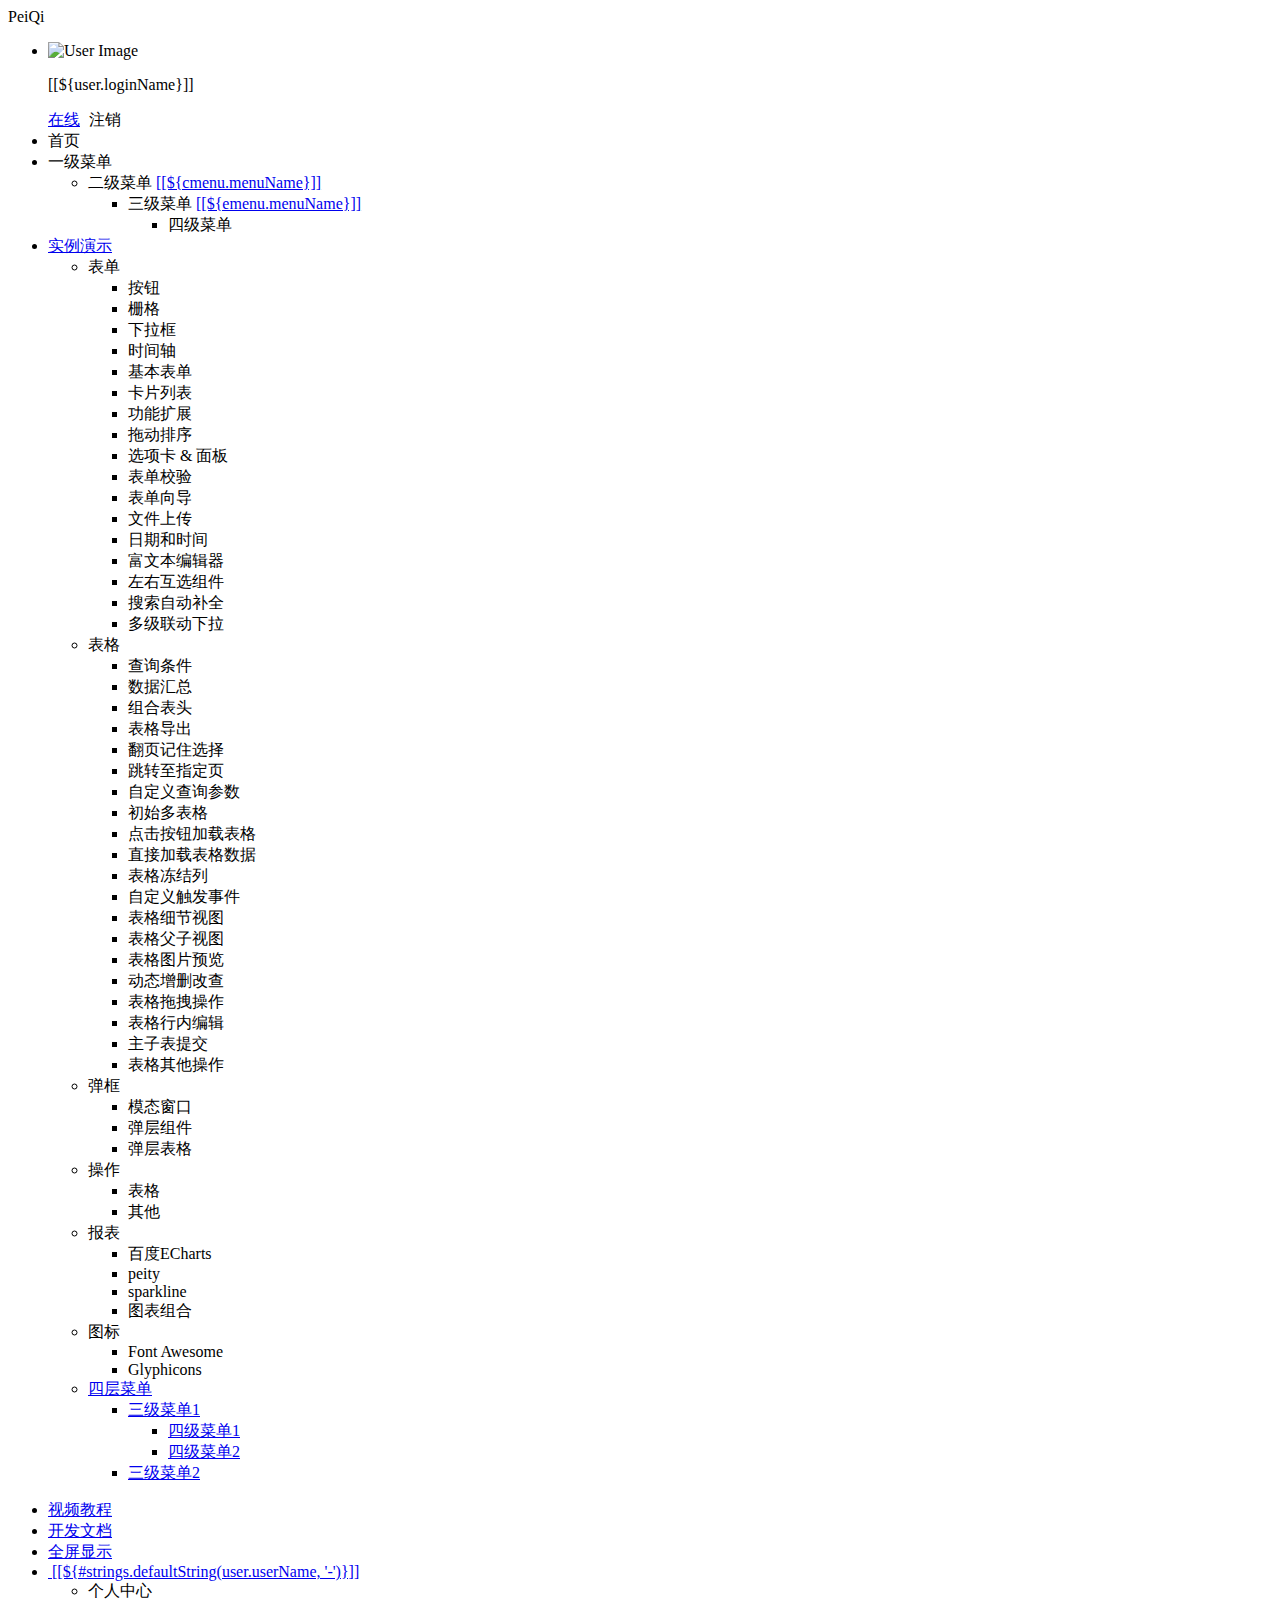
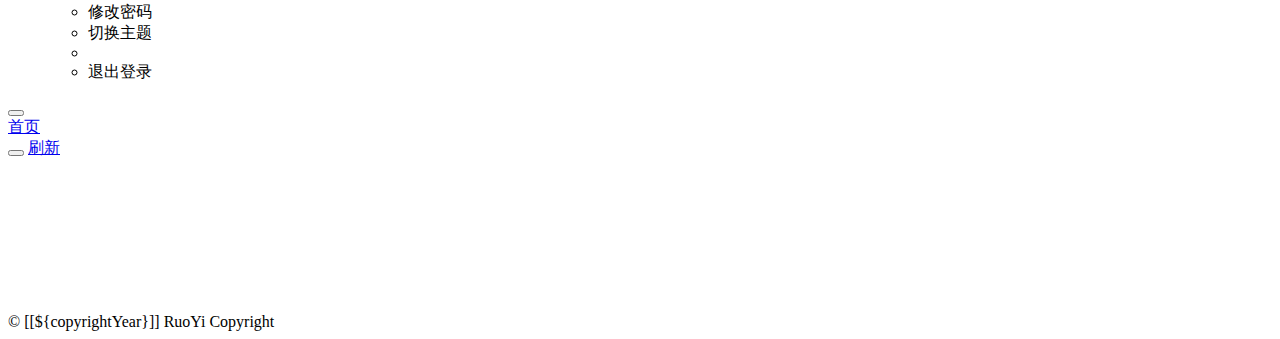
<file: peiqi-admin/target/classes/templates/index.html>
<!DOCTYPE html>
<html  lang="zh" xmlns:th="http://www.thymeleaf.org">
<head>
    <meta charset="utf-8">
    <meta name="viewport" content="width=device-width, initial-scale=1.0">
    <meta name="renderer" content="webkit">
    <title>若依系统首页</title>
    <!-- 避免IE使用兼容模式 -->
 	<meta http-equiv="X-UA-Compatible" content="IE=edge">
    <link th:href="@{favicon.ico}" rel="stylesheet"/>
    <link th:href="@{/css/bootstrap.min.css}" rel="stylesheet"/>
    <link th:href="@{/css/jquery.contextMenu.min.css}" rel="stylesheet"/>
    <link th:href="@{/css/font-awesome.min.css}" rel="stylesheet"/>
    <link th:href="@{/css/animate.css}" rel="stylesheet"/>
    <link th:href="@{/css/style.css}" rel="stylesheet"/>
    <link th:href="@{/css/skins.css}" rel="stylesheet"/>
    <link th:href="@{/peiqi/css/peiqi-ui.css?v=4.3.0}" rel="stylesheet"/>
</head>
<body class="fixed-sidebar full-height-layout gray-bg" style="overflow: hidden">
<div id="wrapper">

    <!--左侧导航开始-->
    <nav class="navbar-default navbar-static-side" role="navigation">
        <div class="nav-close">
            <i class="fa fa-times-circle"></i>
        </div>
        <a th:href="@{/index}">
            <li class="logo hidden-xs">
                <span class="logo-lg">PeiQi</span>
            </li>
         </a>
        <div class="sidebar-collapse">
            <ul class="nav" id="side-menu">
            	<li>
            		<div class="user-panel">
            			<a class="menuItem noactive" title="个人中心" th:href="@{/system/user/profile}">
            				<div class="hide" th:text="个人中心"></div>
					        <div class="pull-left image">
		                    	<img th:src="(${user.avatar} == '') ? @{/img/profile.jpg} : @{${user.avatar}}" th:onerror="this.src='img/profile.jpg'" class="img-circle" alt="User Image">
					        </div>
				        </a>
				        <div class="pull-left info">
				          <p>[[${user.loginName}]]</p>
				          <a href="#"><i class="fa fa-circle text-success"></i> 在线</a>
				          <a th:href="@{logout}" style="padding-left:5px;"><i class="fa fa-sign-out text-danger"></i> 注销</a>
				        </div>
				    </div>
            	</li>
                <li>
                    <a class="menuItem" th:href="@{/system/main}"><i class="fa fa-home"></i> <span class="nav-label">首页</span> </a>
                </li>
                <li th:each="menu : ${menus}">
                	<a th:class="@{${menu.url != '' && menu.url != '#'} ? ${menu.target}}" th:href="@{${menu.url == ''} ? |#| : ${menu.url}}">
                		<i class="fa fa-bar-chart-o" th:class="${menu.icon}"></i>
                    	<span class="nav-label" th:text="${menu.menuName}">一级菜单</span>
                    	<span th:class="${menu.url == '' || menu.url == '#'} ? |fa arrow|"></span>
                	</a>
                    <ul class="nav nav-second-level collapse">
						<li th:each="cmenu : ${menu.children}">
							<a th:if="${#lists.isEmpty(cmenu.children)}" th:class="${cmenu.target == ''} ? |menuItem| : ${cmenu.target}" th:utext="${cmenu.menuName}" th:href="@{${cmenu.url}}">二级菜单</a>
							<a th:if="${not #lists.isEmpty(cmenu.children)}" href="#">[[${cmenu.menuName}]]<span class="fa arrow"></span></a>
							<ul th:if="${not #lists.isEmpty(cmenu.children)}" class="nav nav-third-level">
								<li th:each="emenu : ${cmenu.children}">
								    <a th:if="${#lists.isEmpty(emenu.children)}" th:class="${emenu.target == ''} ? |menuItem| : ${emenu.target}" th:text="${emenu.menuName}" th:href="@{${emenu.url}}">三级菜单</a>
								    <a th:if="${not #lists.isEmpty(emenu.children)}" href="#">[[${emenu.menuName}]]<span class="fa arrow"></span></a>
								    <ul th:if="${not #lists.isEmpty(emenu.children)}" class="nav nav-four-level">
								      	<li th:each="fmenu : ${emenu.children}"><a th:if="${#lists.isEmpty(fmenu.children)}" th:class="${fmenu.target == ''} ? |menuItem| : ${fmenu.target}" th:text="${fmenu.menuName}" th:href="@{${fmenu.url}}">四级菜单</a></li>
								    </ul>
								</li>
							</ul>
						</li>
					</ul>
                </li>
                <li th:if="${demoEnabled}">
                    <a href="#"><i class="fa fa-desktop"></i><span class="nav-label">实例演示</span><span class="fa arrow"></span></a>
                    <ul class="nav nav-second-level collapse">
                        <li> <a>表单<span class="fa arrow"></span></a>
                            <ul class="nav nav-third-level">
								<li><a class="menuItem" th:href="@{/demo/form/button}">按钮</a></li>
								<li><a class="menuItem" th:href="@{/demo/form/grid}">栅格</a></li>
								<li><a class="menuItem" th:href="@{/demo/form/select}">下拉框</a></li>
								<li><a class="menuItem" th:href="@{/demo/form/timeline}">时间轴</a></li>
								<li><a class="menuItem" th:href="@{/demo/form/basic}">基本表单</a></li>
								<li><a class="menuItem" th:href="@{/demo/form/cards}">卡片列表</a></li>
								<li><a class="menuItem" th:href="@{/demo/form/jasny}">功能扩展</a></li>
								<li><a class="menuItem" th:href="@{/demo/form/sortable}">拖动排序</a></li>
								<li><a class="menuItem" th:href="@{/demo/form/tabs_panels}">选项卡 & 面板</a></li>
								<li><a class="menuItem" th:href="@{/demo/form/validate}">表单校验</a></li>
								<li><a class="menuItem" th:href="@{/demo/form/wizard}">表单向导</a></li>
								<li><a class="menuItem" th:href="@{/demo/form/upload}">文件上传</a></li>
								<li><a class="menuItem" th:href="@{/demo/form/datetime}">日期和时间</a></li>
								<li><a class="menuItem" th:href="@{/demo/form/summernote}">富文本编辑器</a></li>
								<li><a class="menuItem" th:href="@{/demo/form/duallistbox}">左右互选组件</a></li>
								<li><a class="menuItem" th:href="@{/demo/form/autocomplete}">搜索自动补全</a></li>
								<li><a class="menuItem" th:href="@{/demo/form/cxselect}">多级联动下拉</a></li>
							</ul>
                        </li>
                        <li> <a>表格<span class="fa arrow"></span></a>
                            <ul class="nav nav-third-level">
								<li><a class="menuItem" th:href="@{/demo/table/search}">查询条件</a></li>
								<li><a class="menuItem" th:href="@{/demo/table/footer}">数据汇总</a></li>
								<li><a class="menuItem" th:href="@{/demo/table/groupHeader}">组合表头</a></li>
								<li><a class="menuItem" th:href="@{/demo/table/export}">表格导出</a></li>
								<li><a class="menuItem" th:href="@{/demo/table/remember}">翻页记住选择</a></li>
								<li><a class="menuItem" th:href="@{/demo/table/pageGo}">跳转至指定页</a></li>
								<li><a class="menuItem" th:href="@{/demo/table/params}">自定义查询参数</a></li>
								<li><a class="menuItem" th:href="@{/demo/table/multi}">初始多表格</a></li>
								<li><a class="menuItem" th:href="@{/demo/table/button}">点击按钮加载表格</a></li>
								<li><a class="menuItem" th:href="@{/demo/table/data}">直接加载表格数据</a></li>
								<li><a class="menuItem" th:href="@{/demo/table/fixedColumns}">表格冻结列</a></li>
								<li><a class="menuItem" th:href="@{/demo/table/event}">自定义触发事件</a></li>
								<li><a class="menuItem" th:href="@{/demo/table/detail}">表格细节视图</a></li>
								<li><a class="menuItem" th:href="@{/demo/table/child}">表格父子视图</a></li>
								<li><a class="menuItem" th:href="@{/demo/table/image}">表格图片预览</a></li>
								<li><a class="menuItem" th:href="@{/demo/table/curd}">动态增删改查</a></li>
								<li><a class="menuItem" th:href="@{/demo/table/reorder}">表格拖拽操作</a></li>
								<li><a class="menuItem" th:href="@{/demo/table/editable}">表格行内编辑</a></li>
								<li><a class="menuItem" th:href="@{/demo/table/subdata}">主子表提交</a></li>
								<li><a class="menuItem" th:href="@{/demo/table/other}">表格其他操作</a></li>
							</ul>
                        </li>
                        <li> <a>弹框<span class="fa arrow"></span></a>
                            <ul class="nav nav-third-level">
								<li><a class="menuItem" th:href="@{/demo/modal/dialog}">模态窗口</a></li>
								<li><a class="menuItem" th:href="@{/demo/modal/layer}">弹层组件</a></li>
								<li><a class="menuItem" th:href="@{/demo/modal/table}">弹层表格</a></li>
							</ul>
                        </li>
                        <li> <a>操作<span class="fa arrow"></span></a>
                            <ul class="nav nav-third-level">
								<li><a class="menuItem" th:href="@{/demo/operate/table}">表格</a></li>
								<li><a class="menuItem" th:href="@{/demo/operate/other}">其他</a></li>
							</ul>
                        </li>
                        <li> <a>报表<span class="fa arrow"></span></a>
                            <ul class="nav nav-third-level">
								<li><a class="menuItem" th:href="@{/demo/report/echarts}">百度ECharts</a></li>
								<li><a class="menuItem" th:href="@{/demo/report/peity}">peity</a></li>
								<li><a class="menuItem" th:href="@{/demo/report/sparkline}">sparkline</a></li>
								<li><a class="menuItem" th:href="@{/demo/report/metrics}">图表组合</a></li>
							</ul>
                        </li>
                        <li> <a>图标<span class="fa arrow"></span></a>
                            <ul class="nav nav-third-level">
								<li><a class="menuItem" th:href="@{/demo/icon/fontawesome}">Font Awesome</a></li>
								<li><a class="menuItem" th:href="@{/demo/icon/glyphicons}">Glyphicons</a></li>
							</ul>
                        </li>
                        <li>
	                        <a href="#"><i class="fa fa-sitemap"></i>四层菜单<span class="fa arrow"></span></a>
	                        <ul class="nav nav-third-level collapse">
	                            <li>
	                                <a href="#" id="damian">三级菜单1<span class="fa arrow"></span></a>
	                                <ul class="nav nav-third-level">
	                                    <li>
	                                        <a href="#">四级菜单1</a>
	                                    </li>
	                                    <li>
	                                        <a href="#">四级菜单2</a>
	                                    </li>
	                                </ul>
	                            </li>
	                            <li><a href="#">三级菜单2</a></li>
	                        </ul>
	                    </li>
                    </ul>
                </li>
            </ul>
        </div>
    </nav>
    <!--左侧导航结束-->

    <!--右侧部分开始-->
    <div id="page-wrapper" class="gray-bg dashbard-1">
        <div class="row border-bottom">
            <nav class="navbar navbar-static-top" role="navigation" style="margin-bottom: 0">
                <div class="navbar-header">
                    <a class="navbar-minimalize minimalize-styl-2" style="color:#FFF;" href="#" title="收起菜单">
                    	<i class="fa fa-bars"></i>
                    </a>
                </div>
                <ul class="nav navbar-top-links navbar-right welcome-message">
                    <li><a title="视频教程" href="http://doc.ruoyi.vip/ruoyi/document/spjc.html" target="_blank"><i class="fa fa-video-camera"></i> 视频教程</a></li>
                    <li><a title="开发文档" href="http://doc.ruoyi.vip" target="_blank"><i class="fa fa-question-circle"></i> 开发文档</a></li>
	                <li><a title="全屏显示" href="javascript:void(0)" id="fullScreen"><i class="fa fa-arrows-alt"></i> 全屏显示</a></li>
                    <li class="dropdown user-menu">
						<a href="javascript:void(0)" class="dropdown-toggle" data-hover="dropdown">
							<img th:src="(${user.avatar} == '') ? @{/img/profile.jpg} : @{${user.avatar}}" th:onerror="this.src='img/profile.jpg'" class="user-image">
							<span class="hidden-xs">[[${#strings.defaultString(user.userName, '-')}]]</span>
						</a>
						<ul class="dropdown-menu">
							<li class="mt5">
								<a th:href="@{/system/user/profile}" class="menuItem">
								<i class="fa fa-user"></i> 个人中心</a>
							</li>
							<li>
								<a onclick="resetPwd()">
								<i class="fa fa-key"></i> 修改密码</a>
							</li>
							<li>
								<a onclick="switchSkin()">
								<i class="fa fa-dashboard"></i> 切换主题</a>
							</li>
							<li class="divider"></li>
							<li>
								<a th:href="@{logout}">
								<i class="fa fa-sign-out"></i> 退出登录</a>
							</li>
						</ul>
					</li>
                </ul>
            </nav>
        </div>
        <div class="row content-tabs">
            <button class="roll-nav roll-left tabLeft">
                <i class="fa fa-backward"></i>
            </button>
            <nav class="page-tabs menuTabs">
                <div class="page-tabs-content">
                    <a href="javascript:;" class="active menuTab" data-id="/system/main">首页</a>
                </div>
            </nav>
            <button class="roll-nav roll-right tabRight">
                <i class="fa fa-forward"></i>
            </button>
            <a href="javascript:void(0);" class="roll-nav roll-right tabReload"><i class="fa fa-refresh"></i> 刷新</a>
        </div>

        <a id="ax_close_max" class="ax_close_max" href="#" title="关闭全屏"> <i class="fa fa-times-circle-o"></i> </a>

        <div class="row mainContent" id="content-main">
            <iframe class="RuoYi_iframe" name="iframe0" width="100%" height="100%" data-id="/system/main"
                    th:src="@{/system/main}" frameborder="0" seamless></iframe>
        </div>
        <div class="footer">
            <div class="pull-right">© [[${copyrightYear}]] RuoYi Copyright </div>
        </div>
    </div>
    <!--右侧部分结束-->
</div>
<!-- 全局js -->
<script th:src="@{/js/jquery.min.js}"></script>
<script th:src="@{/js/bootstrap.min.js}"></script>
<script th:src="@{/js/plugins/metisMenu/jquery.metisMenu.js}"></script>
<script th:src="@{/js/plugins/slimscroll/jquery.slimscroll.min.js}"></script>
<script th:src="@{/js/jquery.contextMenu.min.js}"></script>
<script th:src="@{/ajax/libs/blockUI/jquery.blockUI.js}"></script>
<script th:src="@{/ajax/libs/layer/layer.min.js}"></script>
<script th:src="@{/peiqi/js/peiqi-ui.js?v=4.3.0}"></script>
<script th:src="@{/peiqi/js/common.js?v=4.3.0}"></script>
<script th:src="@{/peiqi/index.js}"></script>
<script th:src="@{/ajax/libs/fullscreen/jquery.fullscreen.js}"></script>
<script th:inline="javascript">
var ctx = [[@{/}]];
// 皮肤缓存
var skin = storage.get("skin");
// history（表示去掉地址的#）否则地址以"#"形式展示
var mode = "history";
// 历史访问路径缓存
var historyPath = storage.get("historyPath");
// 是否页签与菜单联动
var isLinkage = true;

// 本地主题优先，未设置取系统配置
if($.common.isNotEmpty(skin)){
	$("body").addClass(skin.split('|')[0]);
	$("body").addClass(skin.split('|')[1]);
} else {
	$("body").addClass([[${sideTheme}]]);
	$("body").addClass([[${skinName}]]);
}

/* 用户管理-重置密码 */
function resetPwd() {
    var url = ctx + 'system/user/profile/resetPwd';
    $.modal.open("重置密码", url, '770', '380');
}
/* 切换主题 */
function switchSkin() {
    layer.open({
		type : 2,
		shadeClose : true,
		title : "切换主题",
		area : ["530px", "386px"],
		content : [ctx + "system/switchSkin", 'no']
	})
}

/** 刷新时访问路径页签 */
function applyPath(url) {
	$('a[href$="' + decodeURI(url) + '"]').click();
	if (!$('a[href$="' + url + '"]').hasClass("noactive")) {
	    $('a[href$="' + url + '"]').parent("li").addClass("selected").parents("li").addClass("active").end().parents("ul").addClass("in");
	}
}

$(function() {
	if($.common.equals("history", mode) && window.performance.navigation.type == 1) {
		var url = storage.get('publicPath');
	    if ($.common.isNotEmpty(url)) {
	    	applyPath(url);
	    }
	} else {
		var hash = location.hash;
	    if ($.common.isNotEmpty(hash)) {
	        var url = hash.substring(1, hash.length);
	        applyPath(url);
	    }
	}
});
</script>
</body>
</html>
</file>
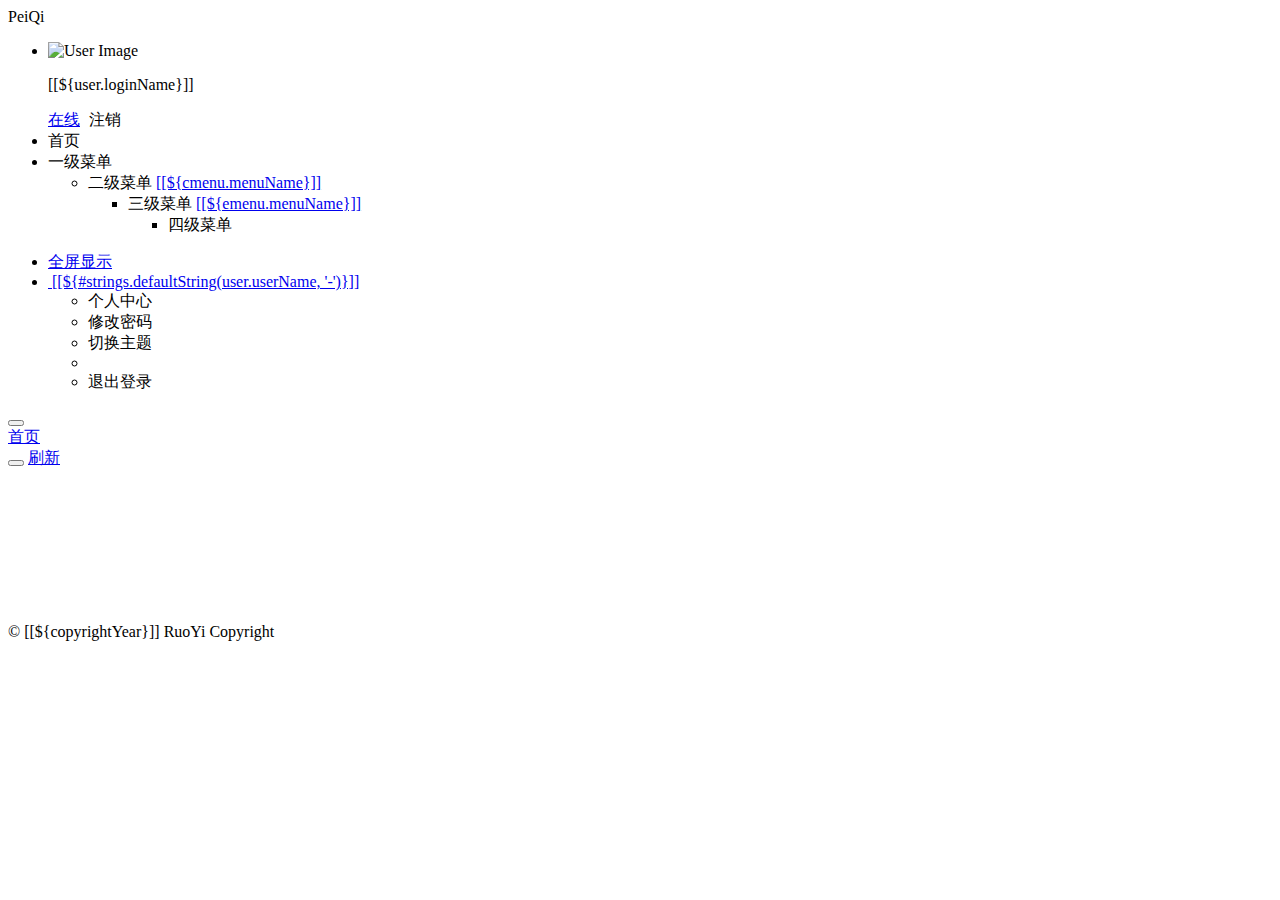
<file: peiqi-admin/src/main/resources/templates/index.html>
<!DOCTYPE html>
<html  lang="zh" xmlns:th="http://www.thymeleaf.org">
<head>
    <meta charset="utf-8">
    <meta name="viewport" content="width=device-width, initial-scale=1.0">
    <meta name="renderer" content="webkit">
    <title>佩奇系统首页</title>
    <!-- 避免IE使用兼容模式 -->
 	<meta http-equiv="X-UA-Compatible" content="IE=edge">
    <link th:href="@{favicon.ico}" rel="stylesheet"/>
    <link th:href="@{/css/bootstrap.min.css}" rel="stylesheet"/>
    <link th:href="@{/css/jquery.contextMenu.min.css}" rel="stylesheet"/>
    <link th:href="@{/css/font-awesome.min.css}" rel="stylesheet"/>
    <link th:href="@{/css/animate.css}" rel="stylesheet"/>
    <link th:href="@{/css/style.css}" rel="stylesheet"/>
    <link th:href="@{/css/skins.css}" rel="stylesheet"/>
    <link th:href="@{/peiqi/css/peiqi-ui.css?v=4.3.0}" rel="stylesheet"/>
</head>
<body class="fixed-sidebar full-height-layout gray-bg" style="overflow: hidden">
<div id="wrapper">

    <!--左侧导航开始-->
    <nav class="navbar-default navbar-static-side" role="navigation">
        <div class="nav-close">
            <i class="fa fa-times-circle"></i>
        </div>
        <a th:href="@{/index}">
            <li class="logo hidden-xs">
                <span class="logo-lg">PeiQi</span>
            </li>
         </a>
        <div class="sidebar-collapse">
            <ul class="nav" id="side-menu">
            	<li>
            		<div class="user-panel">
            			<a class="menuItem noactive" title="个人中心" th:href="@{/system/user/profile}">
            				<div class="hide" th:text="个人中心"></div>
					        <div class="pull-left image">
		                    	<img th:src="(${user.avatar} == '') ? @{/img/profile.jpg} : @{${user.avatar}}" th:onerror="this.src='img/profile.jpg'" class="img-circle" alt="User Image">
					        </div>
				        </a>
				        <div class="pull-left info">
				          <p>[[${user.loginName}]]</p>
				          <a href="#"><i class="fa fa-circle text-success"></i> 在线</a>
				          <a th:href="@{logout}" style="padding-left:5px;"><i class="fa fa-sign-out text-danger"></i> 注销</a>
				        </div>
				    </div>
            	</li>
                <li>
                    <a class="menuItem" th:href="@{/system/main}"><i class="fa fa-home"></i> <span class="nav-label">首页</span> </a>
                </li>
                <li th:each="menu : ${menus}">
                	<a th:class="@{${menu.url != '' && menu.url != '#'} ? ${menu.target}}" th:href="@{${menu.url == ''} ? |#| : ${menu.url}}">
                		<i class="fa fa-bar-chart-o" th:class="${menu.icon}"></i>
                    	<span class="nav-label" th:text="${menu.menuName}">一级菜单</span>
                    	<span th:class="${menu.url == '' || menu.url == '#'} ? |fa arrow|"></span>
                	</a>
                    <ul class="nav nav-second-level collapse">
						<li th:each="cmenu : ${menu.children}">
							<a th:if="${#lists.isEmpty(cmenu.children)}" th:class="${cmenu.target == ''} ? |menuItem| : ${cmenu.target}" th:utext="${cmenu.menuName}" th:href="@{${cmenu.url}}">二级菜单</a>
							<a th:if="${not #lists.isEmpty(cmenu.children)}" href="#">[[${cmenu.menuName}]]<span class="fa arrow"></span></a>
							<ul th:if="${not #lists.isEmpty(cmenu.children)}" class="nav nav-third-level">
								<li th:each="emenu : ${cmenu.children}">
								    <a th:if="${#lists.isEmpty(emenu.children)}" th:class="${emenu.target == ''} ? |menuItem| : ${emenu.target}" th:text="${emenu.menuName}" th:href="@{${emenu.url}}">三级菜单</a>
								    <a th:if="${not #lists.isEmpty(emenu.children)}" href="#">[[${emenu.menuName}]]<span class="fa arrow"></span></a>
								    <ul th:if="${not #lists.isEmpty(emenu.children)}" class="nav nav-four-level">
								      	<li th:each="fmenu : ${emenu.children}"><a th:if="${#lists.isEmpty(fmenu.children)}" th:class="${fmenu.target == ''} ? |menuItem| : ${fmenu.target}" th:text="${fmenu.menuName}" th:href="@{${fmenu.url}}">四级菜单</a></li>
								    </ul>
								</li>
							</ul>
						</li>
					</ul>
                </li>
            </ul>
        </div>
    </nav>
    <!--左侧导航结束-->

    <!--右侧部分开始-->
    <div id="page-wrapper" class="gray-bg dashbard-1">
        <div class="row border-bottom">
            <nav class="navbar navbar-static-top" role="navigation" style="margin-bottom: 0">
                <div class="navbar-header">
                    <a class="navbar-minimalize minimalize-styl-2" style="color:#FFF;" href="#" title="收起菜单">
                    	<i class="fa fa-bars"></i>
                    </a>
                </div>
                <ul class="nav navbar-top-links navbar-right welcome-message">
	                <li><a title="全屏显示" href="javascript:void(0)" id="fullScreen"><i class="fa fa-arrows-alt"></i> 全屏显示</a></li>
                    <li class="dropdown user-menu">
						<a href="javascript:void(0)" class="dropdown-toggle" data-hover="dropdown">
							<img th:src="(${user.avatar} == '') ? @{/img/profile.jpg} : @{${user.avatar}}" th:onerror="this.src='img/profile.jpg'" class="user-image">
							<span class="hidden-xs">[[${#strings.defaultString(user.userName, '-')}]]</span>
						</a>
						<ul class="dropdown-menu">
							<li class="mt5">
								<a th:href="@{/system/user/profile}" class="menuItem">
								<i class="fa fa-user"></i> 个人中心</a>
							</li>
							<li>
								<a onclick="resetPwd()">
								<i class="fa fa-key"></i> 修改密码</a>
							</li>
							<li>
								<a onclick="switchSkin()">
								<i class="fa fa-dashboard"></i> 切换主题</a>
							</li>
							<li class="divider"></li>
							<li>
								<a th:href="@{logout}">
								<i class="fa fa-sign-out"></i> 退出登录</a>
							</li>
						</ul>
					</li>
                </ul>
            </nav>
        </div>
        <div class="row content-tabs">
            <button class="roll-nav roll-left tabLeft">
                <i class="fa fa-backward"></i>
            </button>
            <nav class="page-tabs menuTabs">
                <div class="page-tabs-content">
                    <a href="javascript:;" class="active menuTab" data-id="/system/main">首页</a>
                </div>
            </nav>
            <button class="roll-nav roll-right tabRight">
                <i class="fa fa-forward"></i>
            </button>
            <a href="javascript:void(0);" class="roll-nav roll-right tabReload"><i class="fa fa-refresh"></i> 刷新</a>
        </div>

        <a id="ax_close_max" class="ax_close_max" href="#" title="关闭全屏"> <i class="fa fa-times-circle-o"></i> </a>

        <div class="row mainContent" id="content-main">
            <iframe class="RuoYi_iframe" name="iframe0" width="100%" height="100%" data-id="/system/main"
                    th:src="@{/system/main}" frameborder="0" seamless></iframe>
        </div>
        <div class="footer">
            <div class="pull-right">© [[${copyrightYear}]] RuoYi Copyright </div>
        </div>
    </div>
    <!--右侧部分结束-->
</div>
<!-- 全局js -->
<script th:src="@{/js/jquery.min.js}"></script>
<script th:src="@{/js/bootstrap.min.js}"></script>
<script th:src="@{/js/plugins/metisMenu/jquery.metisMenu.js}"></script>
<script th:src="@{/js/plugins/slimscroll/jquery.slimscroll.min.js}"></script>
<script th:src="@{/js/jquery.contextMenu.min.js}"></script>
<script th:src="@{/ajax/libs/blockUI/jquery.blockUI.js}"></script>
<script th:src="@{/ajax/libs/layer/layer.min.js}"></script>
<script th:src="@{/peiqi/js/peiqi-ui.js?v=4.3.0}"></script>
<script th:src="@{/peiqi/js/common.js?v=4.3.0}"></script>
<script th:src="@{/peiqi/index.js}"></script>
<script th:src="@{/ajax/libs/fullscreen/jquery.fullscreen.js}"></script>
<script th:inline="javascript">
var ctx = [[@{/}]];
// 皮肤缓存
var skin = storage.get("skin");
// history（表示去掉地址的#）否则地址以"#"形式展示
var mode = "history";
// 历史访问路径缓存
var historyPath = storage.get("historyPath");
// 是否页签与菜单联动
var isLinkage = true;

// 主题
if($.common.isNotEmpty(skin)){
	$("body").addClass(skin.split('|')[0]);
	$("body").addClass(skin.split('|')[1]);
} else {
	// 默认主题
	$("body").addClass([[theme-dark]]);
	$("body").addClass([[skin-blue]]);
}

/* 用户管理-重置密码 */
function resetPwd() {
    var url = ctx + 'system/user/profile/resetPwd';
    $.modal.open("重置密码", url, '770', '380');
}
/* 切换主题 */
function switchSkin() {
    layer.open({
		type : 2,
		shadeClose : true,
		title : "切换主题",
		area : ["530px", "386px"],
		content : [ctx + "system/switchSkin", 'no']
	})
}

/** 刷新时访问路径页签 */
function applyPath(url) {
	$('a[href$="' + decodeURI(url) + '"]').click();
	if (!$('a[href$="' + url + '"]').hasClass("noactive")) {
	    $('a[href$="' + url + '"]').parent("li").addClass("selected").parents("li").addClass("active").end().parents("ul").addClass("in");
	}
}

$(function() {
	if($.common.equals("history", mode) && window.performance.navigation.type == 1) {
		var url = storage.get('publicPath');
	    if ($.common.isNotEmpty(url)) {
	    	applyPath(url);
	    }
	} else {
		var hash = location.hash;
	    if ($.common.isNotEmpty(hash)) {
	        var url = hash.substring(1, hash.length);
	        applyPath(url);
	    }
	}
});
</script>
</body>
</html>
</file>
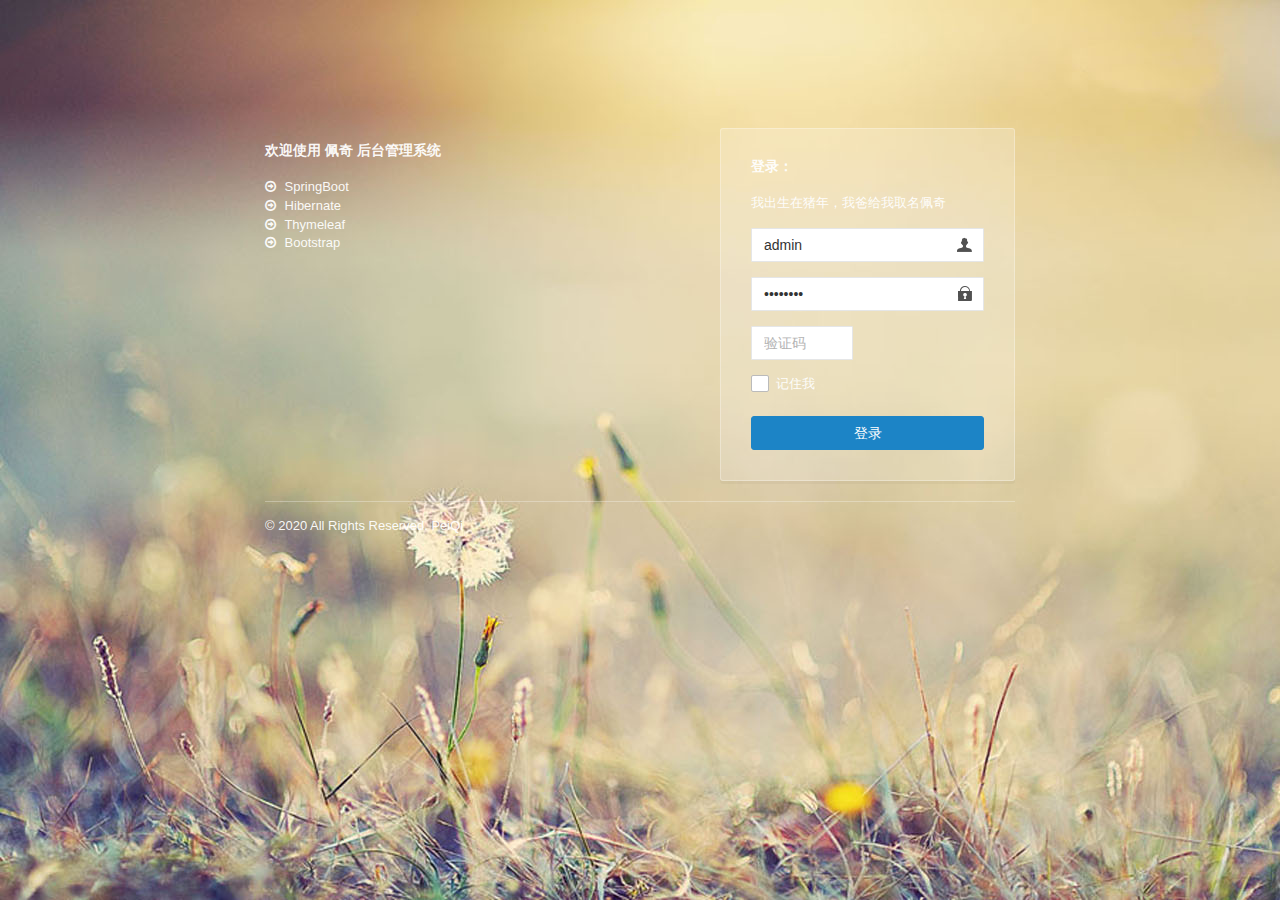
<file: peiqi-admin/target/classes/templates/login.html>
<!DOCTYPE html>
<html  lang="zh" xmlns:th="http://www.thymeleaf.org">
<head>
    <meta charset="utf-8">
    <meta name="viewport" content="width=device-width, initial-scale=1.0, maximum-scale=1.0">
    <title>登录佩奇系统</title>
    <meta name="description" content="佩奇后台管理框架">
    <link href="../static/css/bootstrap.min.css" th:href="@{/css/bootstrap.min.css}" rel="stylesheet"/>
    <link href="../static/css/font-awesome.min.css" th:href="@{/css/font-awesome.min.css}" rel="stylesheet"/>
    <link href="../static/css/style.css" th:href="@{/css/style.css}" rel="stylesheet"/>
    <link href="../static/css/login.min.css" th:href="@{/css/login.min.css}" rel="stylesheet"/>
    <link href="../static/peiqi/css/peiqi-ui.css" th:href="@{/peiqi/css/peiqi-ui.css?v=4.3.0}" rel="stylesheet"/>
    <!-- 360浏览器急速模式 -->
    <meta name="renderer" content="webkit">
    <!-- 避免IE使用兼容模式 -->
    <meta http-equiv="X-UA-Compatible" content="IE=edge">
    <link rel="shortcut icon" href="../static/favicon.ico" th:href="@{favicon.ico}"/>
    <style type="text/css">label.error { position:inherit;  }</style>
    <script>
        if(window.top!==window.self){alert('未登录或登录超时。请重新登录');window.top.location=window.location};
    </script>
</head>
<body class="signin">
    <div class="signinpanel">
        <div class="row">
            <div class="col-sm-7">
                <div class="signin-info">
                    <div class="logopanel m-b">
                        <!-- <h1><img alt="[ 佩奇 ]" src="../static/ruoyi.png" th:src="@{/ruoyi.png}"></h1> -->
                    </div>
                    <div class="m-b"></div>
                    <h4>欢迎使用 <strong>佩奇 后台管理系统</strong></h4>
                    <ul class="m-b">
                        <li><i class="fa fa-arrow-circle-o-right m-r-xs"></i> SpringBoot</li>
                        <li><i class="fa fa-arrow-circle-o-right m-r-xs"></i> Hibernate</li>
                        <li><i class="fa fa-arrow-circle-o-right m-r-xs"></i> Thymeleaf</li>
                        <li><i class="fa fa-arrow-circle-o-right m-r-xs"></i> Bootstrap</li>
                    </ul>
                    <!-- <strong th:if="${@config.getKey('sys.account.registerUser')}">还没有账号？ <a th:href="@{/register}">立即注册&raquo;</a></strong> -->
                </div>
            </div>
            <div class="col-sm-5">
                <form id="signupForm" autocomplete="off">
                    <h4 class="no-margins">登录：</h4>
                    <p class="m-t-md">我出生在猪年，我爸给我取名佩奇</p>
                    <input type="text"     name="username" class="form-control uname"     placeholder="用户名" value="admin"    />
                    <input type="password" name="password" class="form-control pword"     placeholder="密码"   value="admin123" />
					<div class="row m-t" th:if="${true==true}"> <!-- captchaEnabled 替换为true  -->
						<div class="col-xs-6">
						    <input type="text" name="validateCode" class="form-control code" placeholder="验证码" maxlength="5" />
						</div>
						<div class="col-xs-6">
							<a href="javascript:void(0);" title="点击更换验证码">
								<img th:src="@{captcha/captchaImage(type=math)}" class="imgcode" width="85%"/> <!-- @{captcha/captchaImage(type=${captchaType})} -->
							</a>
						</div>
					</div>
                    <div class="checkbox-custom" th:classappend="${captchaEnabled==false} ? 'm-t'">
				        <input type="checkbox" id="rememberme" name="rememberme"> <label for="rememberme">记住我</label>
				    </div>
                    <button class="btn btn-success btn-block" id="btnSubmit" data-loading="正在验证登录，请稍后...">登录</button>
                </form>
            </div>
        </div>
        <div class="signup-footer">
            <div class="pull-left">
                &copy; 2020 All Rights Reserved. PeiQi <br>
            </div>
        </div>
    </div>
<script th:inline="javascript"> var ctx = [[@{/}]]; var captchaType = "math"/* [[${captchaType}]]; */</script>
<!-- 全局js -->
<script src="../static/js/jquery.min.js" th:src="@{/js/jquery.min.js}"></script>
<script src="../static/js/bootstrap.min.js" th:src="@{/js/bootstrap.min.js}"></script>
<!-- 验证插件 -->
<script src="../static/ajax/libs/validate/jquery.validate.min.js" th:src="@{/ajax/libs/validate/jquery.validate.min.js}"></script>
<script src="../static/ajax/libs/validate/messages_zh.min.js" th:src="@{/ajax/libs/validate/messages_zh.min.js}"></script>
<script src="../static/ajax/libs/layer/layer.min.js" th:src="@{/ajax/libs/layer/layer.min.js}"></script>
<script src="../static/ajax/libs/blockUI/jquery.blockUI.js" th:src="@{/ajax/libs/blockUI/jquery.blockUI.js}"></script>
<script src="../static/peiqi/js/peiqi-ui.js" th:src="@{/peiqi/js/peiqi-ui.js?v=4.3.0}"></script>
<script src="../static/peiqi/login.js" th:src="@{/peiqi/login.js}"></script>
</body>
</html>
</file>
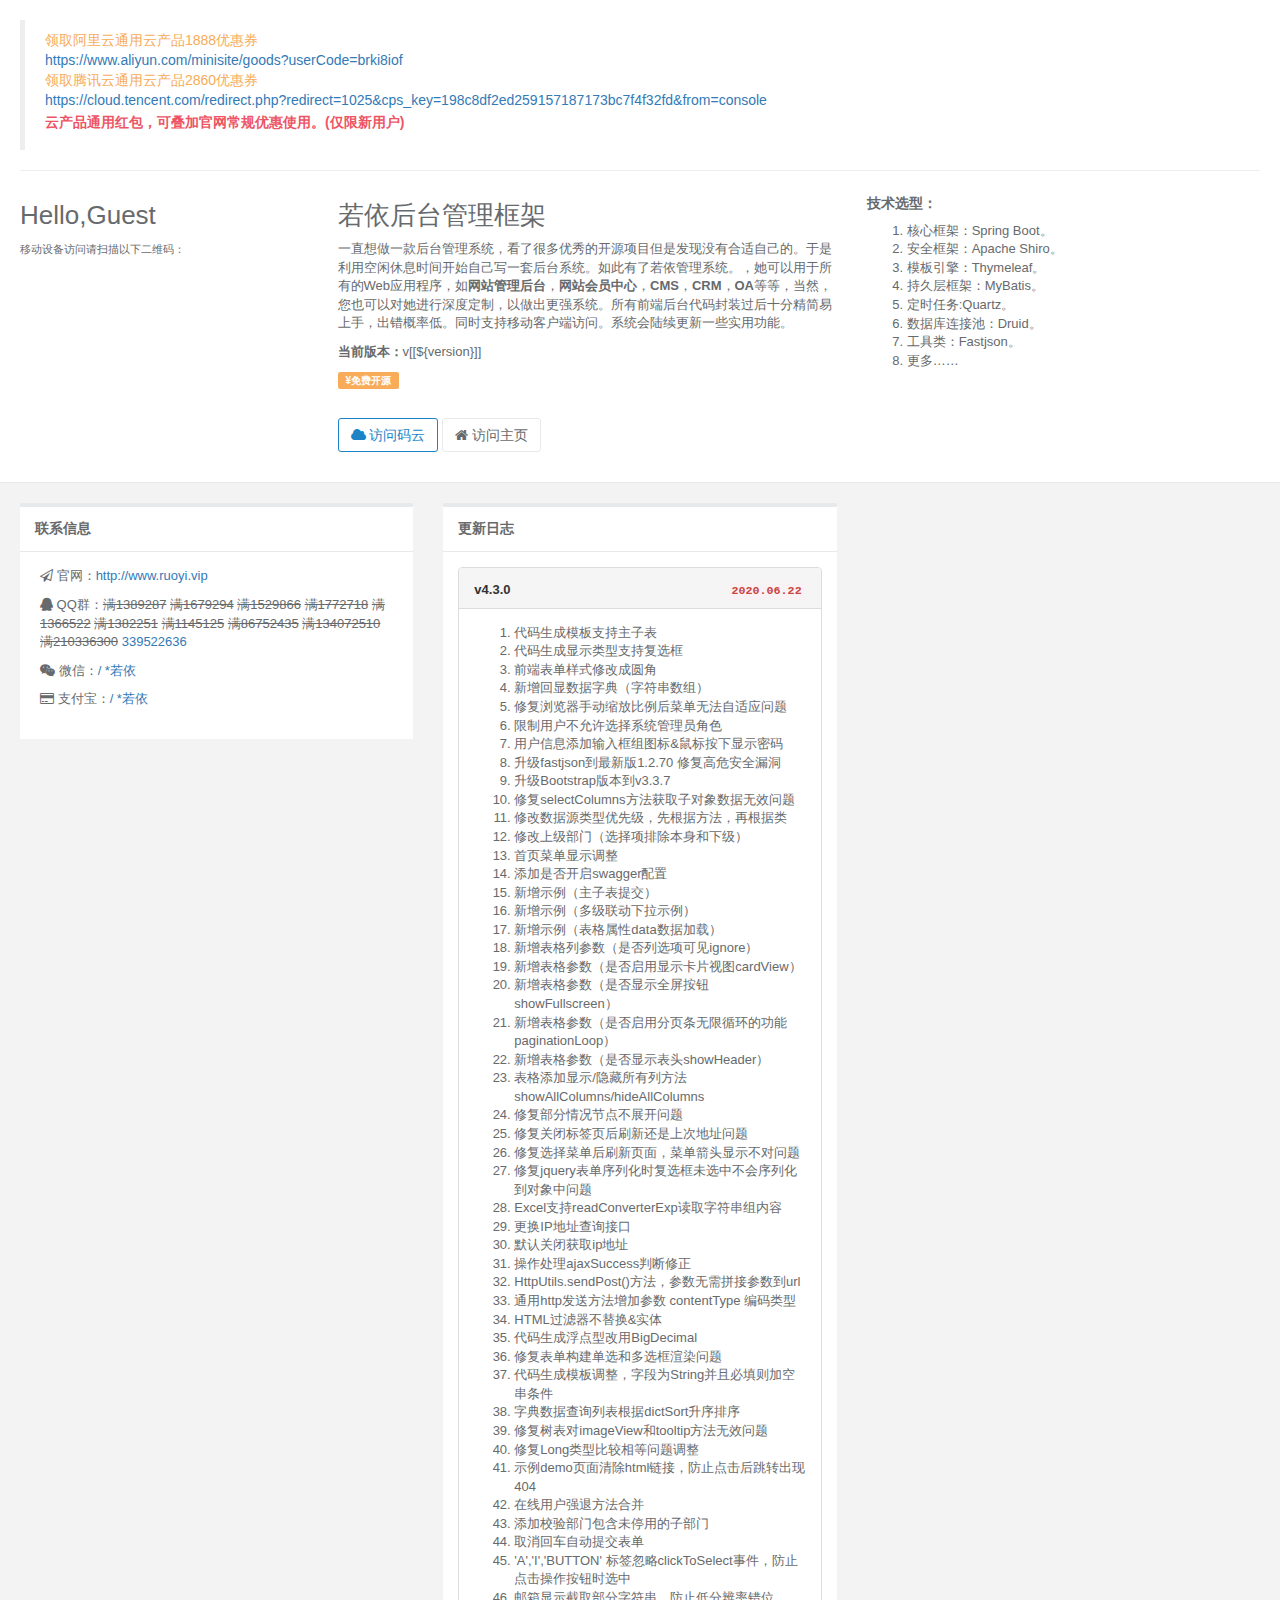
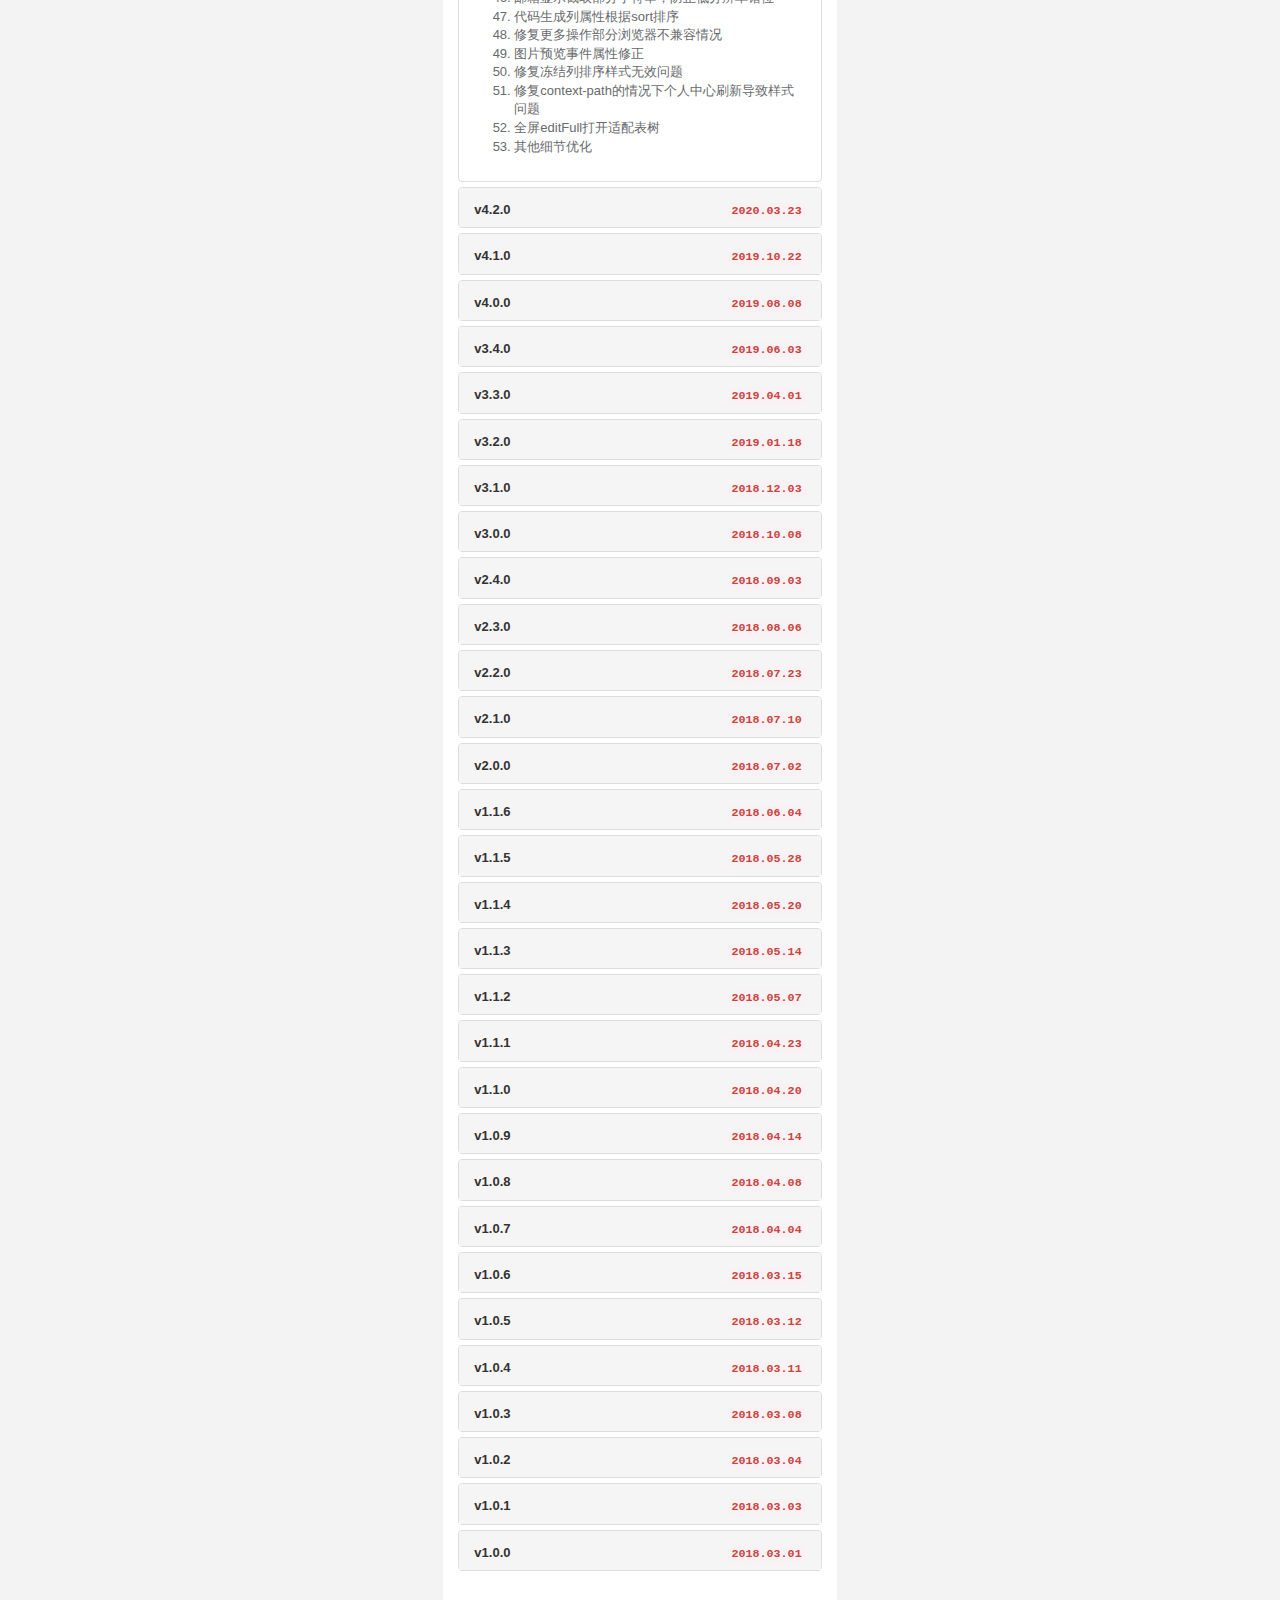
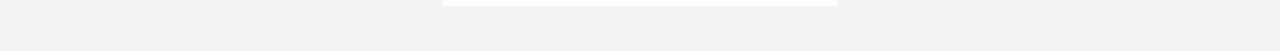
<file: peiqi-admin/target/classes/templates/main.html>
<!DOCTYPE html>
<html  lang="zh" xmlns:th="http://www.thymeleaf.org">
<head>
    <meta charset="utf-8">
    <meta name="viewport" content="width=device-width, initial-scale=1.0">
    <!--360浏览器优先以webkit内核解析-->
    <title>若依介绍</title>
    <link rel="shortcut icon" href="favicon.ico">
    <link href="../static/css/bootstrap.min.css" th:href="@{/css/bootstrap.min.css}" rel="stylesheet"/>
    <link href="../static/css/font-awesome.min.css" th:href="@{/css/font-awesome.min.css}" rel="stylesheet"/>
    <link href="../static/css/main/animate.min.css" th:href="@{/css/main/animate.min.css}" rel="stylesheet"/>
    <link href="../static/css/main/style.min862f.css" th:href="@{/css/main/style.min862f.css}" rel="stylesheet"/>
</head>

<body class="gray-bg">
    <div class="row  border-bottom white-bg dashboard-header">
        <div class="col-sm-12">
            <blockquote class="text-warning" style="font-size:14px">
                                           领取阿里云通用云产品1888优惠券
                <br><a target="_blank" href="https://www.aliyun.com/minisite/goods?userCode=brki8iof">https://www.aliyun.com/minisite/goods?userCode=brki8iof</a><br>
                                           领取腾讯云通用云产品2860优惠券
                <br><a target="_blank" href="https://cloud.tencent.com/redirect.php?redirect=1025&cps_key=198c8df2ed259157187173bc7f4f32fd&from=console">https://cloud.tencent.com/redirect.php?redirect=1025&cps_key=198c8df2ed259157187173bc7f4f32fd&from=console</a><br>
                <h4 class="text-danger">云产品通用红包，可叠加官网常规优惠使用。(仅限新用户)</h4>
            </blockquote>

            <hr>
        </div>
        <div class="col-sm-3">
            <h2>Hello,Guest</h2>
            <small>移动设备访问请扫描以下二维码：</small>
            <br>
            <br>
            <img th:src="@{/img/qr_code.png}" width="100%" style="max-width:264px;">
            <br>
        </div>
        <div class="col-sm-5">
            <h2>若依后台管理框架</h2>
            <p>一直想做一款后台管理系统，看了很多优秀的开源项目但是发现没有合适自己的。于是利用空闲休息时间开始自己写一套后台系统。如此有了若依管理系统。，她可以用于所有的Web应用程序，如<b>网站管理后台</b>，<b>网站会员中心</b>，<b>CMS</b>，<b>CRM</b>，<b>OA</b>等等，当然，您也可以对她进行深度定制，以做出更强系统。所有前端后台代码封装过后十分精简易上手，出错概率低。同时支持移动客户端访问。系统会陆续更新一些实用功能。</p>
            <p>
                <b>当前版本：</b><span>v[[${version}]]</span>
            </p>
            <p>
                <span class="label label-warning">&yen;免费开源</span>
            </p>
            <br>
            <p>
                <a class="btn btn-success btn-outline" href="https://gitee.com/y_project/RuoYi" target="_blank">
                    <i class="fa fa-cloud"> </i> 访问码云
                </a>
                <a class="btn btn-white btn-bitbucket" href="http://ruoyi.vip" target="_blank">
                    <i class="fa fa-home"></i> 访问主页
                </a>
            </p>
        </div>
        <div class="col-sm-4">
            <h4>技术选型：</h4>
            <ol>
                <li>核心框架：Spring Boot。</li>
                <li>安全框架：Apache Shiro。</li>
                <li>模板引擎：Thymeleaf。</li>
                <li>持久层框架：MyBatis。</li>
				<li>定时任务:Quartz。</li>
                <li>数据库连接池：Druid。</li>
                <li>工具类：Fastjson。</li>
                <li>更多……</li>
            </ol>
        </div>

    </div>
    <div class="wrapper wrapper-content">
        <div class="row">
            <div class="col-sm-4">

                <div class="ibox float-e-margins">
                    <div class="ibox-title">
                        <h5>联系信息</h5>

                    </div>
                    <div class="ibox-content">
                        <p><i class="fa fa-send-o"></i> 官网：<a href="http://www.ruoyi.vip" target="_blank">http://www.ruoyi.vip</a>
                        </p>
                        <p><i class="fa fa-qq"></i> QQ群：<s>满1389287</s> <s>满1679294</s> <s>满1529866</s> <s>满1772718</s> <s>满1366522</s> <s>满1382251</s> <s>满1145125</s> <s>满86752435</s> <s>满134072510</s> <s>满210336300</s> <a href="https://jq.qq.com/?_wv=1027&k=5omzbKc" target="_blank">339522636</a> 
                        </p>
                        <p><i class="fa fa-weixin"></i> 微信：<a href="javascript:;">/ *若依</a>
                        </p>
                        <p><i class="fa fa-credit-card"></i> 支付宝：<a href="javascript:;" class="支付宝信息">/ *若依</a>
                        </p>
                    </div>
                </div>
            </div>
            <div class="col-sm-4">
                <div class="ibox float-e-margins">
                    <div class="ibox-title">
                        <h5>更新日志</h5>
                    </div>
                    <div class="ibox-content no-padding">
                        <div class="panel-body">
                            <div class="panel-group" id="version">
                            <div class="panel panel-default">
								<div class="panel-heading">
								   <h5 class="panel-title">
									   <a data-toggle="collapse" data-parent="#version" href="#v43">v4.3.0</a><code class="pull-right">2020.06.22</code>
								   </h5>
								</div>
								<div id="v43" class="panel-collapse collapse in">
									<div class="panel-body">
									   <ol>
									        <li>代码生成模板支持主子表</li>
									        <li>代码生成显示类型支持复选框</li>
									        <li>前端表单样式修改成圆角</li>
									        <li>新增回显数据字典（字符串数组）</li>
									        <li>修复浏览器手动缩放比例后菜单无法自适应问题</li>
									        <li>限制用户不允许选择系统管理员角色</li>
									        <li>用户信息添加输入框组图标&鼠标按下显示密码</li>
									        <li>升级fastjson到最新版1.2.70 修复高危安全漏洞</li>
									        <li>升级Bootstrap版本到v3.3.7</li>
									        <li>修复selectColumns方法获取子对象数据无效问题</li>
									        <li>修改数据源类型优先级，先根据方法，再根据类</li>
									        <li>修改上级部门（选择项排除本身和下级）</li>
									        <li>首页菜单显示调整</li>
									        <li>添加是否开启swagger配置</li>
									        <li>新增示例（主子表提交）</li>
									        <li>新增示例（多级联动下拉示例）</li>
									        <li>新增示例（表格属性data数据加载）</li>
									        <li>新增表格列参数（是否列选项可见ignore）</li>
									        <li>新增表格参数（是否启用显示卡片视图cardView）</li>
									        <li>新增表格参数（是否显示全屏按钮showFullscreen）</li>
									        <li>新增表格参数（是否启用分页条无限循环的功能paginationLoop）</li>
									        <li>新增表格参数（是否显示表头showHeader）</li>
									        <li>表格添加显示/隐藏所有列方法 showAllColumns/hideAllColumns</li>
									        <li>修复部分情况节点不展开问题</li>
									        <li>修复关闭标签页后刷新还是上次地址问题</li>
									        <li>修复选择菜单后刷新页面，菜单箭头显示不对问题</li>
											<li>修复jquery表单序列化时复选框未选中不会序列化到对象中问题</li>
											<li>Excel支持readConverterExp读取字符串组内容</li>
									        <li>更换IP地址查询接口</li>
									        <li>默认关闭获取ip地址</li>
									        <li>操作处理ajaxSuccess判断修正</li>
									        <li>HttpUtils.sendPost()方法，参数无需拼接参数到url</li>
									        <li>通用http发送方法增加参数 contentType 编码类型</li>
									        <li>HTML过滤器不替换&实体</li>
									        <li>代码生成浮点型改用BigDecimal</li>
									        <li>修复表单构建单选和多选框渲染问题</li>
									        <li>代码生成模板调整，字段为String并且必填则加空串条件</li>
									        <li>字典数据查询列表根据dictSort升序排序</li>
									        <li>修复树表对imageView和tooltip方法无效问题</li>
									        <li>修复Long类型比较相等问题调整</li>
									        <li>示例demo页面清除html链接，防止点击后跳转出现404</li>
									        <li>在线用户强退方法合并</li>
									        <li>添加校验部门包含未停用的子部门</li>
									        <li>取消回车自动提交表单</li>
									        <li>'A','I','BUTTON' 标签忽略clickToSelect事件，防止点击操作按钮时选中</li>
									        <li>邮箱显示截取部分字符串，防止低分辨率错位</li>
									        <li>代码生成列属性根据sort排序</li>
									        <li>修复更多操作部分浏览器不兼容情况</li>
									        <li>图片预览事件属性修正</li>
									        <li>修复冻结列排序样式无效问题</li>
									        <li>修复context-path的情况下个人中心刷新导致样式问题</li>
									        <li>全屏editFull打开适配表树</li>
									        <li>其他细节优化</li>
										</ol>
									</div>
								</div>
							</div>
                            <div class="panel panel-default">
								<div class="panel-heading">
								   <h5 class="panel-title">
									   <a data-toggle="collapse" data-parent="#version" href="#v42">v4.2.0</a><code class="pull-right">2020.03.23</code>
								   </h5>
								</div>
								<div id="v42" class="panel-collapse collapse">
									<div class="panel-body">
									   <ol>
									        <li>用户管理添加分配角色页面</li>
									        <li>定时任务添加调度日志按钮</li>
									        <li>新增是否开启用户注册功能</li>
											<li>新增页面滚动显示返回顶部按钮</li>
											<li>用户&角色&任务添加更多操作按钮</li>
											<li>iframe框架页会话过期弹出超时提示</li>
											<li>移动端登录不显示左侧菜单</li>
											<li>侧边栏添加一套深蓝色主题</li>
											<li>首页logo固定，不随菜单滚动</li>
											<li>支持mode配置history（表示去掉地址栏的#）</li>
											<li>任务分组字典翻译（调度日志详细）</li>
											<li>字典管理添加缓存读取</li>
											<li>字典数据列表标签显示样式</li>
											<li>参数管理支持缓存操作</li>
											<li>日期控件清空结束时间设置开始默认值为2099-12-31</li>
											<li>表格树添加获取数据后响应回调处理</li>
											<li>批量替换表前缀调整</li>
											<li>支持表格导入模板的弹窗表单加入其它输入控件</li>
											<li>表单重置刷新表格树</li>
											<li>新增支持导出数据字段排序</li>
											<li>新增表格参数（是否单选checkbox）</li>
											<li>druid未授权不允许访问</li>
											<li>表格树父节点兼容0,'0','',null</li>
											<li>表单必填的项添加星号</li>
											<li>修复select2不显示校验错误信息</li>
											<li>添加自定义HTML过滤器</li>
											<li>修复多数据源下开关关闭出现异常问题</li>
											<li>修复翻页记住选择项数据问题</li>
											<li>用户邮箱长度限制20</li>
											<li>修改错误页面返回主页出现嵌套问题</li>
											<li>表格浮动提示单双引号转义</li>
											<li>支持配置四级菜单</li>
											<li>升级shiro到最新版1.4.2 阻止rememberMe漏洞攻击</li>
											<li>升级summernote到最新版本v0.8.12</li>
											<li>导入Excel根据dateFormat属性格式处理</li>
											<li>修复War部署无法正常shutdown,ehcache内存泄漏</li>
											<li>修复代码生成短字段无法识别问题</li>
											<li>修复serviceImpl模版，修改方法判断日期错误</li>
											<li>代码生成模板增加导出功能日志记录</li>
											<li>代码生成唯一编号调整为tableId</li>
											<li>代码生成查询时忽略大小写</li>
											<li>代码生成支持翻页记住选中</li>
											<li>代码生成表注释未填写也允许导入</li>
											<li>Global全局配置类修改为注解，防止多环境配置下读取问题</li>
											<li>修复多表格情况下，firstLoad只对第一个表格生效</li>
											<li>处理Maven打包出现警告问题</li>
											<li>默认主题样式，防止网速慢情况下出现空白</li>
											<li>修复文件上传多级目录识别问题</li>
											<li>锚链接解码url，防止中文导致页面不能加载问题</li>
											<li>修复右键Tab页刷新事件重复请求问题</li>
											<li>角色禁用&菜单隐藏不查询权限</li>
											<li>其他细节优化</li>
										</ol>
									</div>
								</div>
							</div>
                            <div class="panel panel-default">
								<div class="panel-heading">
								   <h5 class="panel-title">
									   <a data-toggle="collapse" data-parent="#version" href="#v41">v4.1.0</a><code class="pull-right">2019.10.22</code>
								   </h5>
								</div>
								<div id="v41" class="panel-collapse collapse">
									<div class="panel-body">
									   <ol>
									        <li>支持多表格实例操作</li>
									        <li>浮动提示方法tooltip支持弹窗</li>
											<li>代码生成&字典数据支持模糊条件查询</li>
											<li>增加页签全屏方法</li>
											<li>增加清除表单验证错误信息方法</li>
											<li>支持iframe局部刷新页面</li>
											<li>支持在线切换主题</li>
											<li>修改图片预览设置的高宽参数颠倒问题</li>
											<li>操作日志新增解锁账户功能</li>
											<li>管理员用户&角色不允许操作</li>
											<li>去掉jsoup包调用自定义转义工具</li>
											<li>添加时间轴示例</li>
											<li>修复翻页记住选择时获取指定列值的问题</li>
											<li>代码生成sql脚本添加导出按钮</li>
											<li>添加表格父子视图示例</li>
											<li>添加表格行内编辑示例</li>
											<li>升级fastjson到最新版1.2.60 阻止漏洞攻击</li>
											<li>升级echarts到最新版4.2.1</li>
											<li>操作日志新增返回参数</li>
											<li>支持mybatis通配符扫描任意多个包</li>
											<li>权限验证多种情况处理</li>
											<li>修复树形类型的代码生成的部分必要属性无法显示</li>
											<li>修复非表格插件情况下重置出现异常</li>
											<li>修复富文本编辑器有序列表冲突</li>
											<li>代码生成表前缀配置支持多个</li>
											<li>修复自动去除表前缀配置无效问题</li>
											<li>菜单列表按钮数据可见不显示（权限标识控制）</li>
											<li>修复设置会话超时时间无效问题</li>
											<li>新增本地资源通用下载方法</li>
											<li>操作日志记录新增请求方式</li>
											<li>代码生成单选按钮属性重名修复</li>
											<li>优化select2下拉框宽度不会随浏览器改变</li>
											<li>修复代码生成树表异常</li>
											<li>其他细节优化</li>
										</ol>
									</div>
								</div>
							</div>
                            <div class="panel panel-default">
								<div class="panel-heading">
								   <h5 class="panel-title">
									   <a data-toggle="collapse" data-parent="#version" href="#v40">v4.0.0</a><code class="pull-right">2019.08.08</code>
								   </h5>
								</div>
								<div id="v40" class="panel-collapse collapse">
									<div class="panel-body">
									   <ol>
									        <li>代码生成支持预览、编辑，保存方案</li>
									        <li>新增防止表单重复提交注解</li>
											<li>新增后端校验（和前端保持一致）</li>
											<li>新增同一个用户最大会话数控制</li>
											<li>Excel导出子对象支持多个字段</li>
											<li>定时任务支持静态调用和多参数</li>
											<li>定时任务增加分组条件查询</li>
											<li>字典类型增加任务分组数据</li>
											<li>新增表格是否首次加载数据</li>
											<li>新增parentTab选项卡可在同一页签打开</li>
											<li>多数据源支持类注解（允许继承父类的注解）</li>
											<li>部门及以下数据权限（调整为以下及所有子节点）</li>
											<li>新增角色数据权限配（仅本人数据权限）</li>
											<li>修改菜单权限显示问题</li>
											<li>上传文件修改路径及返回名称</li>
											<li>添加报表插件及示例</li>
											<li>添加首页统计模板</li>
											<li>添加表格拖拽示例</li>
											<li>添加卡片列表示例</li>
											<li>添加富文本编辑器示例</li>
											<li>添加表格动态增删改查示例</li>
											<li>添加用户页面岗位选择框提示</li>
											<li>点击菜单操作添加背景高亮显示</li>
											<li>表格树新增showSearch是否显示检索信息</li>
											<li>解决表格列设置sortName无效问题</li>
											<li>表格图片预览支持自定义设置宽高</li>
											<li>添加表格列浮动提示（单击文本复制）</li>
											<li>PC端收起菜单后支持浮动显示</li>
											<li>详细操作样式调整</li>
											<li>修改用户更新描述空串不更新问题</li>
											<li>导入修改为模板渲染</li>
											<li>修改菜单及部门排序规则</li>
											<li>角色导出数据范围表达式翻译</li>
											<li>添加summernote富文本字体大小</li>
											<li>优化表格底部下边框防重叠&汇总像素问题</li>
											<li>树表格支持属性多层级访问</li>
											<li>修复IE浏览器用户管理界面右侧留白问题</li>
											<li>重置按钮刷新表格</li>
											<li>重置密码更新用户缓存</li>
											<li>优化验证码属性参数</li>
											<li>支持数据监控配置用户名和密码</li>
											<li>文件上传修改按钮背景及加载动画</li>
											<li>支持配置一级菜单href跳转</li>
											<li>侧边栏添加一套浅色主题</li>
											<li>树表格添加回调函数（校验异常状态）</li>
											<li>用户个人中心适配手机端显示</li>
											<li>Excel支持设置导出类型&更换样式</li>
											<li>检查属性改变修改为克隆方式（防止热部署强转异常）</li>
											<li>其他细节优化</li>
										</ol>
									</div>
							    </div>
							</div>
                            <div class="panel panel-default">
								<div class="panel-heading">
								   <h5 class="panel-title">
									   <a data-toggle="collapse" data-parent="#version" href="#v34">v3.4.0</a><code class="pull-right">2019.06.03</code>
								   </h5>
								</div>
								<div id="v34" class="panel-collapse collapse">
									<div class="panel-body">
									   <ol>
									        <li>新增实例演示菜单及demo</li>
											<li>新增页签右键操作</li>
											<li>菜单管理新增打开方式</li>
											<li>新增点击某行触发的事件</li>
											<li>新增双击某行触发的事件</li>
											<li>新增单击某格触发的事件</li>
											<li>新增双击某格触发的事件</li>
											<li>新增是否启用显示细节视图</li>
											<li>支持上传任意格式文件</li>
											<li>修复角色权限注解失效问题</li>
											<li>左侧的菜单栏宽度调整</li>
											<li>新增响应完成后自定义回调函数</li>
											<li>支持前端及其他模块直接获取用户信息</li>
											<li>升级swagger到最新版2.9.2</li>
											<li>升级jquery.slimscroll到最新版1.3.8</li>
											<li>升级select2到最新版4.0.7</li>
											<li>新增角色配置本部门数据权限</li>
											<li>新增角色配置本部门及以下数据权限</li>
											<li>优化底部操作防止跳到页面顶端</li>
											<li>修改冻结列选框无效及样式问题</li>
											<li>修复部门四层级修改祖级无效问题</li>
											<li>更换开关切换按钮样式</li>
											<li>新增select2-bootstrap美化下拉框</li>
											<li>添加表格内图片预览方法</li>
											<li>修复权限校验失败跳转页面路径错误</li>
											<li>国际化资源文件调整</li>
											<li>通知公告布局调整</li>
											<li>删除页签操作功能</li>
											<li>表格树新增查询指定列值</li>
											<li>更改系统接口扫描方式及完善测试案例</li>
											<li>表格列浮动提示及字典回显默认去背景</li>
											<li>修复启用翻页记住前面的选择check没选中问题</li>
											<li>去除监控页面底部的广告</li>
											<li>日期控件功问题修复及data功能增强</li>
											<li>新增角色权限可见性（前端直接调用）</li>
											<li>新增获取当前登录用户方法（前端及子模块调用）</li>
											<li>修复热部署重启导致菜单丢失问题</li>
											<li>优化业务校验失败普通请求跳转页面</li>
											<li>操作日志新增状态条件查询</li>
											<li>操作类型支持多选条件查询</li>
											<li>通知公告防止滚动触底回弹优化</li>
											<li>其他细节优化</li>
										</ol>
									</div>
								</div>
							 </div>
                             <div class="panel panel-default">
								<div class="panel-heading">
								   <h5 class="panel-title">
									   <a data-toggle="collapse" data-parent="#version" href="#v33">v3.3.0</a><code class="pull-right">2019.04.01</code>
								   </h5>
								</div>
								<div id="v33" class="panel-collapse collapse">
									<div class="panel-body">
									   <ol>
											<li>新增线程池统一管理</li>
											<li>新增支持左右冻结列</li>
											<li>新增表格字符超长浮动提示</li>
											<li>升级datepicker拓展并汉化</li>
											<li>升级druid到最新版本v1.1.14</li>
											<li>修复个人头像为图片服务器跨域问题</li>
											<li>修改上传文件按日期存储</li>
											<li>新增表格客户端分页选项</li>
											<li>新增表格的高度参数</li>
											<li>新增表格销毁方法</li>
											<li>新增表格下拉按钮切换方法</li>
											<li>新增表格分页跳转到指定页码</li>
											<li>新增表格启用点击选中行参数</li>
											<li>修复表格数据重新加载未触发部分按钮禁用</li>
											<li>使用jsonview展示操作日志参数</li>
											<li>新增方法（addTab、editTab）</li>
											<li>修改用户管理界面为Tab打开方式</li>
											<li>表单验证代码优化</li>
											<li>修复@Excel注解 prompt 属性使用报错</li>
											<li>修复combo属性Excel兼容性问题</li>
											<li>新增@Excel导入导出支持父类字段</li>
											<li>修复关闭最后选项卡无法激活滚动问题</li>
											<li>增加日期控件显示类型及回显格式扩展选项</li>
											<li>修复定时任务执行失败后入库状态为成功状态</li>
											<li>支持定时任务并发开关控制</li>
											<li>优化权限校验失败普通请求跳转页面</li>
											<li>捕获线程池执行任务抛出的异常</li>
											<li>修复IE浏览器导出功能报错</li>
											<li>新增角色管理分配用户功能</li>
											<li>新增表格翻页记住前面的选择</li>
											<li>调整用户个人中心页面</li>
											<li>修复界面存在的一些安全问题</li>
											<li>其他细节优化</li>
										</ol>
									</div>
								</div>
							</div>
                            <div class="panel panel-default">
								<div class="panel-heading">
								   <h5 class="panel-title">
									   <a data-toggle="collapse" data-parent="#version" href="#v32">v3.2.0</a><code class="pull-right">2019.01.18</code>
								   </h5>
								</div>
								<div id="v32" class="panel-collapse collapse">
									<div class="panel-body">
									   <ol>
											<li>部门修改时不允许选择最后节点</li>
											<li>修复部门菜单排序字段无效</li>
											<li>修复光驱磁盘导致服务监控异常</li>
											<li>登录界面去除check插件</li>
											<li>验证码文本字符间距修正</li>
											<li>升级SpringBoot到最新版本2.1.1</li>
											<li>升级MYSQL驱动</li>
											<li>修正登录必填项位置偏移</li>
											<li>Session会话检查优化</li>
											<li>Excel注解支持多级获取</li>
											<li>新增序列号生成方法</li>
											<li>修复WAR部署tomcat退出线程异常</li>
											<li>全屏操作增加默认确认/关闭</li>
											<li>修复个人信息可能导致漏洞</li>
											<li>字典数据根据下拉选择新增类型</li>
											<li>升级Summernote到最新版本v0.8.11</li>
											<li>新增用户数据导入</li>
											<li>首页主题样式更换</li>
											<li>layer扩展主题更换</li>
											<li>用户管理移动端默认隐藏左侧布局</li>
											<li>详细信息弹出层显示在顶层</li>
											<li>表格支持切换状态（用户/角色/定时任务）</li>
											<li>Druid数据源支持配置继承</li>
											<li>修正部分iPhone手机端表格适配问题</li>
											<li>新增防止重复提交表单方法</li>
											<li>新增表格数据统计汇总方法</li>
											<li>支持富文本上传图片文件</li>
										</ol>
									</div>
								</div>
							</div>
                            <div class="panel panel-default">
								<div class="panel-heading">
								   <h5 class="panel-title">
									   <a data-toggle="collapse" data-parent="#version" href="#v31">v3.1.0</a><code class="pull-right">2018.12.03</code>
								   </h5>
								</div>
								<div id="v31" class="panel-collapse collapse">
									<div class="panel-body">
									   <ol>
											<li>新增内网不获取IP地址</li>
											<li>新增cron表达式有效校验</li>
											<li>定时任务新增详细信息</li>
											<li>定时任务默认策略修改（不触发立即执行）</li>
											<li>定时任务显示下一个执行周期</li>
											<li>支持前端任意日期格式处理</li>
											<li>上传头像删除多余提交按钮</li>
											<li>表格增加行间隔色配置项</li>
											<li>表格增加转义HTML字符串配置项</li>
											<li>表格增加显示/隐藏指定列</li>
											<li>代码生成优化</li>
											<li>操作日志参数格式化显示</li>
											<li>页签新增新增全屏显示</li>
											<li>新增一键打包部署</li>
											<li>Excel注解新增多个参数</li>
											<li>新增提交静默更新表格方法</li>
											<li>新增服务监控菜单</li>
										</ol>
									</div>
								</div>
							</div>
							<div class="panel panel-default">
								<div class="panel-heading">
								   <h5 class="panel-title">
									   <a data-toggle="collapse" data-parent="#version" href="#v30">v3.0.0</a><code class="pull-right">2018.10.08</code>
								   </h5>
								</div>
								<div id="v30" class="panel-collapse collapse">
									<div class="panel-body">
									   <ol>
											<li>升级poi到最新版3.17</li>
											<li>导出修改临时目录绝对路径</li>
											<li>升级laydate到最新版5.0.9</li>
											<li>升级SpringBoot到最新版本2.0.5</li>
											<li>优化开始/结束时间校验限制</li>
											<li>重置密码参数表中获取默认值</li>
											<li>修复头像修改显示问题</li>
											<li>新增数据权限过滤注解</li>
											<li>新增表格检索折叠按钮</li>
											<li>新增清空（登录、操作、调度）日志</li>
											<li>固定按钮位置（提交/关闭）</li>
											<li>部门/菜单支持（展开/折叠）</li>
											<li>部分细节调整优化</li>
											<li>项目采用分模块</li>
										</ol>
									</div>
								</div>
							</div>
							<div class="panel panel-default">
								<div class="panel-heading">
								   <h5 class="panel-title">
									   <a data-toggle="collapse" data-parent="#version" href="#v24">v2.4.0</a><code class="pull-right">2018.09.03</code>
								   </h5>
								</div>
								<div id="v24" class="panel-collapse collapse">
									<div class="panel-body">
									   <ol>
											<li>支持部门多级查询</li>
											<li>修复菜单状态查询无效</li>
											<li>支持IP地址开关</li>
											<li>支持XSS开关</li>
											<li>记录日志异步处理</li>
											<li>字典回显样式更改为下拉框</li>
											<li>菜单类型必填校验</li>
											<li>修复在线用户排序报错</li>
											<li>增加重置按钮</li>
											<li>支持注解导入数据</li>
											<li>支持弹层外区域关闭</li>
											<li>备注更换为文本区域</li>
											<li>新增角色逻辑删除</li>
											<li>新增部门逻辑删除</li>
											<li>支持部门数据权限</li>
											<li>管理员默认拥有所有授权</li>
											<li>字典数据采用分页</li>
											<li>部分细节调整优化</li>
										</ol>
									</div>
								</div>
							</div>
                            <div class="panel panel-default">
									<div class="panel-heading">
									   <h5 class="panel-title">
										   <a data-toggle="collapse" data-parent="#version" href="#v23">v2.3.0</a><code class="pull-right">2018.08.06</code>
									   </h5>
									</div>
									<div id="v23" class="panel-collapse collapse">
										<div class="panel-body">
										   <ol>
										        <li>支持表格不分页开关控制</li>
										        <li>修改字典类型同步修改字典数据</li>
										        <li>代码生成新增修改后缀处理</li>
										        <li>代码生成新增实体toString</li>
										        <li>代码生成非字符串去除!=''</li>
												<li>导出数据前加载遮罩层</li>
												<li>部门删除校验条件修改</li>
												<li>搜索查询下载优化</li>
												<li>手机打开弹出层自适应</li>
												<li>角色岗位禁用显示置灰</li>
												<li>角色禁用不显示菜单</li>
												<li>新增导出权限</li>
												<li>角色权限唯一校验</li>
												<li>岗位名称编码唯一校验</li>
                                                <li>TreeTable优化</li>
                                                <li>支持多数据源</li>
												<li>其他细节优化</li>
											</ol>
										</div>
									</div>
								</div>
                                <div class="panel panel-default">
									<div class="panel-heading">
									   <h5 class="panel-title">
										   <a data-toggle="collapse" data-parent="#version" href="#v22">v2.2.0</a><code class="pull-right">2018.07.23</code>
									   </h5>
									</div>
									<div id="v22" class="panel-collapse collapse">
										<div class="panel-body">
										   <ol>
										        <li>修复批量生成代码异常问题</li>
										        <li>修复定时器保存失败问题</li>
										        <li>修复热部署转换问题</li>
												<li>支持查询菜单管理，部门管理</li>
												<li>大多数功能支持时间查询</li>
												<li>自定义导出注解自动匹配column</li>
												<li>新增任务执行策略</li>
												<li>操作详细动态显示类型</li>
												<li>支持动态回显字典数据</li>
												<li>后台代码优化调整</li>
												<li>其他细节优化</li>
											</ol>
										</div>
									</div>
								</div>
                                <div class="panel panel-default">
									<div class="panel-heading">
									   <h5 class="panel-title">
										   <a data-toggle="collapse" data-parent="#version" href="#v21">v2.1.0</a><code class="pull-right">2018.07.10</code>
									   </h5>
									</div>
									<div id="v21" class="panel-collapse collapse">
										<div class="panel-body">
										   <ol>
										        <li>新增登陆超时提醒</li>
										        <li>修复定时器热部署转换问题</li>
										        <li>修复登录验证码校验无效问题</li>
												<li>定时任务新增立即执行一次</li>
												<li>存在字典数据不允许删除字典</li>
												<li>字典数据支持按名称查询</li>
												<li>代码生成增加日志注解&表格优化</li>
												<li>修复用户逻辑删除后能登录问题</li>
												<li>表格支持多字段动态排序</li>
												<li>支持三级菜单显示</li>
												<li>新增ry.sh启动程序脚本</li>
												<li>其他细节优化</li>
											</ol>
										</div>
									</div>
								</div>
                            	<div class="panel panel-default">
									<div class="panel-heading">
									   <h5 class="panel-title">
										   <a data-toggle="collapse" data-parent="#version" href="#v20">v2.0.0</a><code class="pull-right">2018.07.02</code>
									   </h5>
									</div>
									<div id="v20" class="panel-collapse collapse">
										<div class="panel-body">
										   <ol>
										        <li>升级SpringBoot到最新版本2.0.3</li>
										        <li>新增公告管理</li>
												<li>表单校验示提体验优化</li>
												<li>前端通用方法封装调整</li>
												<li>前端去除js文件，合并到html</li>
												<li>操作加载遮罩层</li>
												<li>支持全屏模式操作</li>
												<li>支持注解导出数据</li>
												<li>系统支持多查询&下载</li>
												<li>系统样式调整</li>
											</ol>
										</div>
									</div>
								</div>
                                <div class="panel panel-default">
									<div class="panel-heading">
									   <h5 class="panel-title">
										   <a data-toggle="collapse" data-parent="#version" href="#v16">v1.1.6</a><code class="pull-right">2018.06.04</code>
									   </h5>
									</div>
									<div id="v16" class="panel-collapse collapse">
										<div class="panel-body">
										   <ol>
												<li>新增用户列表部门列</li>
												<li>新增登录地点</li>
												<li>新增swagger</li>
												<li>修复排序数字校验</li>
												<li>优化头像上传文件类型限定为图片</li>
												<li>新增XSS过滤</li>
												<li>新增热部署提高开发效率</li>
												<li>修复treegrid居中无效</li>
												<li>角色多条件查询</li>
											</ol>
										</div>
									</div>
								</div>
                            	<div class="panel panel-default">
									<div class="panel-heading">
									   <h5 class="panel-title">
										   <a data-toggle="collapse" data-parent="#version" href="#v15">v1.1.5</a><code class="pull-right">2018.05.28</code>
									   </h5>
									</div>
									<div id="v15" class="panel-collapse collapse">
										<div class="panel-body">
										   <ol>
												<li>优化登录失败刷新验证码</li>
												<li>新增用户登陆地址时间</li>
												<li>修复ajax超时退出问题</li>
												<li>新增html调用数据字典(若依首创)</li>
												<li>调整系统部分样式</li>
												<li>新增用户逻辑删除</li>
												<li>新增管理员不允许删除修改</li>
												<li>升级bootstrapTable到最新版本1.12.1</li>
												<li>升级layer到最新版本3.1.1</li>
											</ol>
										</div>
									</div>
								</div>
							    <div class="panel panel-default">
									<div class="panel-heading">
									   <h5 class="panel-title">
										   <a data-toggle="collapse" data-parent="#version" href="#v14">v1.1.4</a><code class="pull-right">2018.05.20</code>
									   </h5>
									</div>
									<div id="v14" class="panel-collapse collapse">
										<div class="panel-body">
										   <ol>
												<li>新增参数管理</li>
												<li>修复头像上传bug</li>
												<li>手机邮箱唯一校验</li>
												<li>支持手机邮箱登录</li>
												<li>代码生成优化</li>
												<li>支持模糊查询</li>
												<li>支持切换主题皮肤</li>
												<li>修改权限即时生效</li>
												<li>修复页签Tab关闭问题</li>
											</ol>
										</div>
									</div>
								</div>
								<div class="panel panel-default">
									<div class="panel-heading">
									   <h5 class="panel-title">
										   <a data-toggle="collapse" data-parent="#version" href="#v13">v1.1.3</a><code class="pull-right">2018.05.14</code>
									   </h5>
									</div>
									<div id="v13" class="panel-collapse collapse">
										<div class="panel-body">
										   <ol>
												<li>新增验证码（数组计算、字符验证）</li>
												<li>新增cookie记住我</li>
												<li>新增头像上传</li>
												<li>用户名密码长度限制</li>
												<li>通用字段提取</li>
												<li>支持自定义条件查询</li>
												<li>部门名称必填、时间格式调整</li>
												<li>其他细节优化</li>
											</ol>
										</div>
									</div>
								</div>
								<div class="panel panel-default">
									<div class="panel-heading">
                                        <h5 class="panel-title">
											<a data-toggle="collapse" data-parent="#version" href="#v12">v1.1.2</a><code class="pull-right">2018.05.07</code>
										</h5>
                                    </div>
                                    <div id="v12" class="panel-collapse collapse">
                                        <div class="panel-body">
                                            <ol>
                                            	<li>新增个人信息修改</li>
												<li>菜单存在子菜单不允许删除</li>
												<li>菜单分配角色不允许删除</li>
												<li>角色分配人员不允许删除</li>
												<li>岗位使用后不允许删除</li>
												<li>保证用户的数据完整性加入事物</li>
												<li>新增环境使用手册、数据建模</li>
												<li>Thymeleaf升级到3.0</li>
												<li>支持非ROOT部署</li>
                                            </ol>
                                        </div>
                                    </div>
                                </div>
                                <div class="panel panel-default">
									<div class="panel-heading">
                                        <h5 class="panel-title">
											<a data-toggle="collapse" data-parent="#version" href="#v11">v1.1.1</a><code class="pull-right">2018.04.23</code>
										</h5>
                                    </div>
                                    <div id="v11" class="panel-collapse collapse">
                                        <div class="panel-body">
                                            <ol>
                                            	<li>新增表单构建器</li>
												<li>代码生成优化</li>
												<li>支持新增主部门</li>
												<li>支持选择上级部门、上级菜单</li>
												<li>新增字典管理单条删除</li>
												<li>优化一些其他细节</li>
                                            </ol>
                                        </div>
                                    </div>
                                </div>
                                <div class="panel panel-default">
									<div class="panel-heading">
                                        <h5 class="panel-title">
											<a data-toggle="collapse" data-parent="#version" href="#v10">v1.1.0</a><code class="pull-right">2018.04.20</code>
										</h5>
                                    </div>
                                    <div id="v10" class="panel-collapse collapse">
                                        <div class="panel-body">
                                            <ol>
                                            	<li>支持密码盐</li>
												<li>支持新增主目录</li>
												<li>支持批量生成代码</li>
												<li>支持表格导出(csv、txt、doc、excel)</li>
												<li>自动适应宽高模式窗体</li>
												<li>重复校验(角色名、菜单名、部门名)</li>
												<li>优化一些其他细节</li>
                                            </ol>
                                        </div>
                                    </div>
                                </div>
                                <div class="panel panel-default">
									<div class="panel-heading">
                                        <h5 class="panel-title">
											<a data-toggle="collapse" data-parent="#version" href="#v09">v1.0.9</a><code class="pull-right">2018.04.14</code>
										</h5>
                                    </div>
                                    <div id="v09" class="panel-collapse collapse">
                                        <div class="panel-body">
                                            <ol>
                                            	<li>新增代码生成(生成包括 java、html、js、xml、sql)</li>
												<li>新增按钮权限控制隐藏(若依首创)</li>
                                            </ol>
                                        </div>
                                    </div>
                                </div>
								<div class="panel panel-default">
									<div class="panel-heading">
                                        <h5 class="panel-title">
											<a data-toggle="collapse" data-parent="#version" href="#v08">v1.0.8</a><code class="pull-right">2018.04.08</code>
										</h5>
                                    </div>
                                    <div id="v08" class="panel-collapse collapse">
                                        <div class="panel-body">
                                            <ol>
                                            	<li>新增定时任务(新增、修改、删除、查询、启动/暂停)</li>
												<li>新增调度日志(查询、删除)</li>
                                            </ol>
                                        </div>
                                    </div>
                                </div>
                            	<div class="panel panel-default">
									<div class="panel-heading">
                                        <h5 class="panel-title">
											<a data-toggle="collapse" data-parent="#version" href="#v07">v1.0.7</a><code class="pull-right">2018.04.04</code>
										</h5>
                                    </div>
                                    <div id="v07" class="panel-collapse collapse">
                                        <div class="panel-body">
                                            <ol>
                                            	<li>新增岗位管理(新增、修改、删除、查询)</li>
												<li>优化用户管理，菜单管理部分细节</li>
                                            </ol>
                                        </div>
                                    </div>
                                </div>
								<div class="panel panel-default">
									<div class="panel-heading">
                                        <h5 class="panel-title">
											<a data-toggle="collapse" data-parent="#version" href="#v06">v1.0.6</a><code class="pull-right">2018.03.15</code>
										</h5>
                                    </div>
                                    <div id="v06" class="panel-collapse collapse">
                                        <div class="panel-body">
                                            <ol>
                                            	<li>新增字典管理(新增、删除、修改、查询、数据选择)</li>
												<li>新增用户密码重置</li>
												<li>优化一些其他细节</li>
                                            </ol>
                                        </div>
                                    </div>
                                </div>
								<div class="panel panel-default">
									<div class="panel-heading">
                                        <h5 class="panel-title">
											<a data-toggle="collapse" data-parent="#version" href="#v05">v1.0.5</a><code class="pull-right">2018.03.12</code>
										</h5>
                                    </div>
                                    <div id="v05" class="panel-collapse collapse">
                                        <div class="panel-body">
                                            <ol>
                                            	<li>新增菜单管理(新增、删除、修改、查询、图标选择)</li>
												<li>部门管理优化(添加责任人、联系电话、邮箱、修改者)</li>
                                            </ol>
                                        </div>
                                    </div>
                                </div>
								<div class="panel panel-default">
									<div class="panel-heading">
                                        <h5 class="panel-title">
											<a data-toggle="collapse" data-parent="#version" href="#v04">v1.0.4</a><code class="pull-right">2018.03.11</code>
										</h5>
                                    </div>
                                    <div id="v04" class="panel-collapse collapse">
                                        <div class="panel-body">
                                            <ol>
                                            	<li>新增角色管理(新增、删除、修改、查询、菜单选择)</li>
                                            </ol>
                                        </div>
                                    </div>
                                </div>
								<div class="panel panel-default">
									<div class="panel-heading">
                                        <h5 class="panel-title">
											<a data-toggle="collapse" data-parent="#version" href="#v03">v1.0.3</a><code class="pull-right">2018.03.08</code>
										</h5>
                                    </div>
                                    <div id="v03" class="panel-collapse collapse">
                                        <div class="panel-body">
                                            <ol>
                                            	<li>新增用户管理(新增、删除、修改、查询、部门选择)</li>
                                            </ol>
                                        </div>
                                    </div>
                                </div>
                            	<div class="panel panel-default">
									<div class="panel-heading">
                                        <h5 class="panel-title">
											<a data-toggle="collapse" data-parent="#version" href="#v02">v1.0.2</a><code class="pull-right">2018.03.04</code>
										</h5>
                                    </div>
                                    <div id="v02" class="panel-collapse collapse">
                                        <div class="panel-body">
                                            <ol>
                                            	<li>新增部门管理 (新增、删除、修改、查询)</li>
                                            </ol>
                                        </div>
                                    </div>
                                </div>
                                <div class="panel panel-default">
                                    <div class="panel-heading">
                                        <h5 class="panel-title">
											<a data-toggle="collapse" data-parent="#version" href="#v01">v1.0.1</a><code class="pull-right">2018.03.03</code>
										</h5>
                                    </div>
                                    <div id="v01" class="panel-collapse collapse">
                                        <div class="panel-body">
                                            <ol>
                                            	<li>新增在线用户 (批量强退、单条强退、查询)</li>
                                                <li>新增登录日志 (批量删除、查询)</li>
												<li>新增操作日志 (批量删除、查询、详细)</li>
												<li>新增数据监控 (监控DB池连接和SQL的执行)</li>
                                            </ol>
                                        </div>
                                    </div>
                                </div>
                                <div class="panel panel-default">
                                    <div class="panel-heading">
                                        <h4 class="panel-title">
                                            <a data-toggle="collapse" data-parent="#version" href="#v00">v1.0.0</a><code class="pull-right">2018.03.01</code>
                                        </h4>
                                    </div>
                                    <div id="v00" class="panel-collapse collapse">
                                        <div class="panel-body">
                                            <ol>
                                                <li>若依管理系统正式发布。</li>
                                            </ol>
                                        </div>
                                    </div>
                                </div>
                            </div>
                        </div>
                    </div>
                </div>
            </div>
        </div>
    </div>
    <script th:src="@{/js/jquery.min.js}"></script>
    <script th:src="@{/js/bootstrap.min.js}"></script>
    <script th:src="@{/ajax/libs/layer/layer.min.js}"></script>
    <script type="text/javascript">
	    $('#pay-qrcode').click(function(){
	        var html=$(this).html();
	        parent.layer.open({
	            title: false,
	            type: 1,
	            closeBtn:false,
	            shadeClose:true,
	            area: ['600px', 'auto'],
	            content: html
	        });
	    });
    </script>
</body>
</html>
</file>
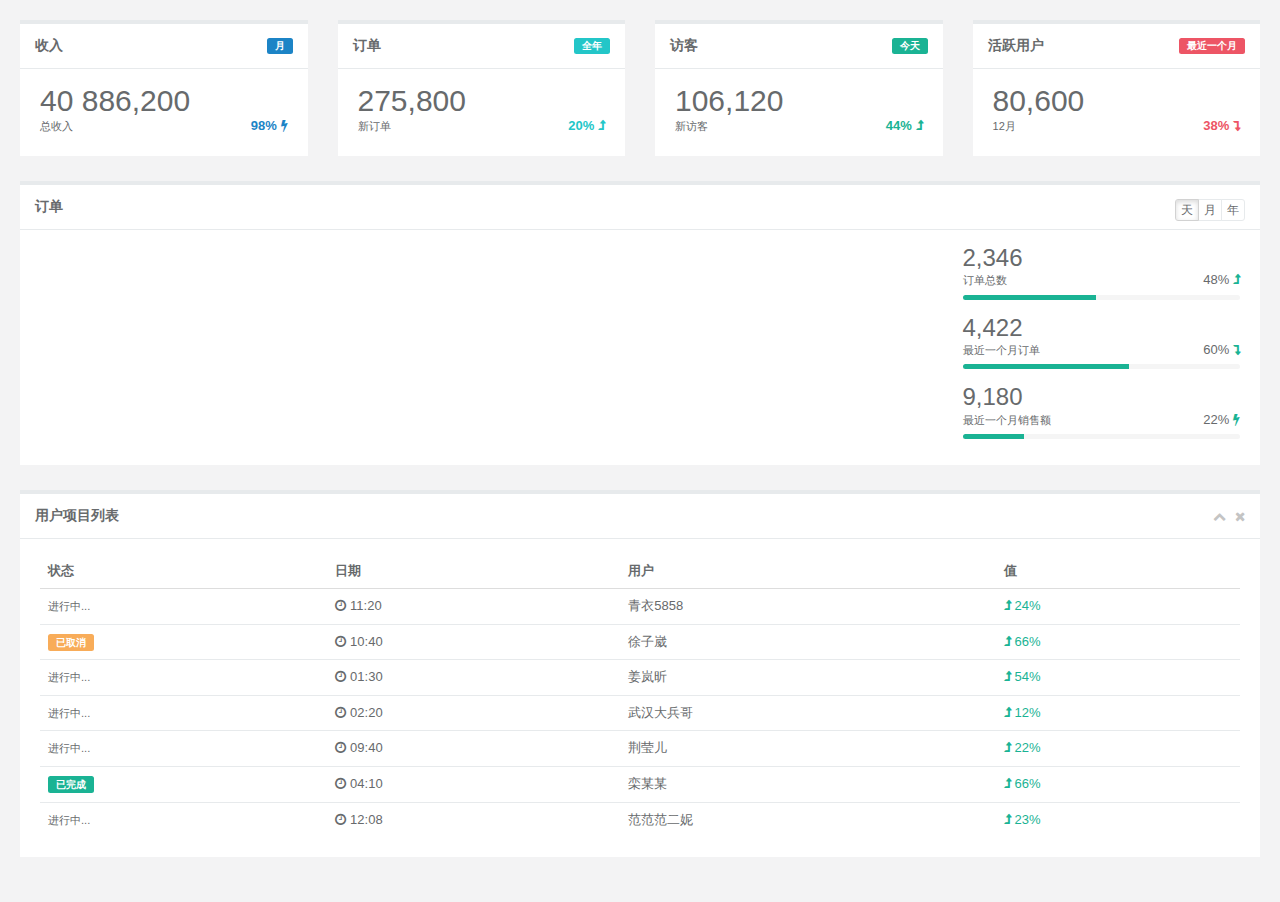
<file: peiqi-admin/target/classes/templates/main_v1.html>
<!DOCTYPE html>
<html lang="zh" xmlns:th="http://www.thymeleaf.org">
<head>
    <meta charset="utf-8">
    <meta name="viewport" content="width=device-width, initial-scale=1.0">
    <title>统计</title>
    <link rel="shortcut icon" href="favicon.ico">
    <link href="../static/css/bootstrap.min.css" th:href="@{/css/bootstrap.min.css}" rel="stylesheet"/>
    <link href="../static/css/font-awesome.min.css" th:href="@{/css/font-awesome.min.css}" rel="stylesheet"/>
    <link href="../static/css/main/animate.min.css" th:href="@{/css/main/animate.min.css}" rel="stylesheet"/>
    <link href="../static/css/main/style.min862f.css" th:href="@{/css/main/style.min862f.css}" rel="stylesheet"/>
</head>

<body class="gray-bg">
    <div class="wrapper wrapper-content">

        <div class="row">
            <div class="col-sm-3">
                <div class="ibox float-e-margins">
                    <div class="ibox-title">
                        <span class="label label-success pull-right">月</span>
                        <h5>收入</h5>
                    </div>
                    <div class="ibox-content">
                        <h1 class="no-margins">40 886,200</h1>
                        <div class="stat-percent font-bold text-success">98% <i class="fa fa-bolt"></i>
                        </div>
                        <small>总收入</small>
                    </div>
                </div>
            </div>
            <div class="col-sm-3">
                <div class="ibox float-e-margins">
                    <div class="ibox-title">
                        <span class="label label-info pull-right">全年</span>
                        <h5>订单</h5>
                    </div>
                    <div class="ibox-content">
                        <h1 class="no-margins">275,800</h1>
                        <div class="stat-percent font-bold text-info">20% <i class="fa fa-level-up"></i>
                        </div>
                        <small>新订单</small>
                    </div>
                </div>
            </div>
            <div class="col-sm-3">
                <div class="ibox float-e-margins">
                    <div class="ibox-title">
                        <span class="label label-primary pull-right">今天</span>
                        <h5>访客</h5>
                    </div>
                    <div class="ibox-content">
                        <h1 class="no-margins">106,120</h1>
                        <div class="stat-percent font-bold text-navy">44% <i class="fa fa-level-up"></i>
                        </div>
                        <small>新访客</small>
                    </div>
                </div>
            </div>
            <div class="col-sm-3">
                <div class="ibox float-e-margins">
                    <div class="ibox-title">
                        <span class="label label-danger pull-right">最近一个月</span>
                        <h5>活跃用户</h5>
                    </div>
                    <div class="ibox-content">
                        <h1 class="no-margins">80,600</h1>
                        <div class="stat-percent font-bold text-danger">38% <i class="fa fa-level-down"></i>
                        </div>
                        <small>12月</small>
                    </div>
                </div>
            </div>
        </div>
        
        <div class="row">
            <div class="col-sm-12">
                <div class="ibox float-e-margins">
                    <div class="ibox-title">
                        <h5>订单</h5>
                        <div class="pull-right">
                            <div class="btn-group">
                                <button type="button" class="btn btn-xs btn-white active">天</button>
                                <button type="button" class="btn btn-xs btn-white">月</button>
                                <button type="button" class="btn btn-xs btn-white">年</button>
                            </div>
                        </div>
                    </div>
                    <div class="ibox-content">
                        <div class="row">
                            <div class="col-sm-9">
                                <div class="flot-chart">
                                    <div class="flot-chart-content" id="flot-dashboard-chart"></div>
                                </div>
                            </div>
                            <div class="col-sm-3">
                                <ul class="stat-list">
                                    <li>
                                        <h2 class="no-margins">2,346</h2>
                                        <small>订单总数</small>
                                        <div class="stat-percent">48% <i class="fa fa-level-up text-navy"></i>
                                        </div>
                                        <div class="progress progress-mini">
                                            <div style="width: 48%;" class="progress-bar"></div>
                                        </div>
                                    </li>
                                    <li>
                                        <h2 class="no-margins ">4,422</h2>
                                        <small>最近一个月订单</small>
                                        <div class="stat-percent">60% <i class="fa fa-level-down text-navy"></i>
                                        </div>
                                        <div class="progress progress-mini">
                                            <div style="width: 60%;" class="progress-bar"></div>
                                        </div>
                                    </li>
                                    <li>
                                        <h2 class="no-margins ">9,180</h2>
                                        <small>最近一个月销售额</small>
                                        <div class="stat-percent">22% <i class="fa fa-bolt text-navy"></i>
                                        </div>
                                        <div class="progress progress-mini">
                                            <div style="width: 22%;" class="progress-bar"></div>
                                        </div>
                                    </li>
                                 </ul>
                            </div>
                        </div>
                    </div>
                </div>
            </div>
        </div>
        
        <div class="row">
            <div class="col-sm-12">
                <div class="ibox float-e-margins">
                    <div class="ibox-title">
                        <h5>用户项目列表</h5>
                        <div class="ibox-tools">
                            <a class="collapse-link">
                                <i class="fa fa-chevron-up"></i>
                            </a>
                            <a class="close-link">
                                <i class="fa fa-times"></i>
                            </a>
                        </div>
                    </div>
                    <div class="ibox-content">
                        <table class="table table-hover no-margins">
                            <thead>
                                <tr>
                                    <th>状态</th>
                                    <th>日期</th>
                                    <th>用户</th>
                                    <th>值</th>
                                </tr>
                            </thead>
                            <tbody>
                                <tr>
                                    <td><small>进行中...</small>
                                    </td>
                                    <td><i class="fa fa-clock-o"></i> 11:20</td>
                                    <td>青衣5858</td>
                                    <td class="text-navy"> <i class="fa fa-level-up"></i> 24%</td>
                                </tr>
                                <tr>
                                    <td><span class="label label-warning">已取消</span>
                                    </td>
                                    <td><i class="fa fa-clock-o"></i> 10:40</td>
                                    <td>徐子崴</td>
                                    <td class="text-navy"> <i class="fa fa-level-up"></i> 66%</td>
                                </tr>
                                <tr>
                                    <td><small>进行中...</small>
                                    </td>
                                    <td><i class="fa fa-clock-o"></i> 01:30</td>
                                    <td>姜岚昕</td>
                                    <td class="text-navy"> <i class="fa fa-level-up"></i> 54%</td>
                                </tr>
                                <tr>
                                    <td><small>进行中...</small>
                                    </td>
                                    <td><i class="fa fa-clock-o"></i> 02:20</td>
                                    <td>武汉大兵哥</td>
                                    <td class="text-navy"> <i class="fa fa-level-up"></i> 12%</td>
                                </tr>
                                <tr>
                                    <td><small>进行中...</small>
                                    </td>
                                    <td><i class="fa fa-clock-o"></i> 09:40</td>
                                    <td>荆莹儿</td>
                                    <td class="text-navy"> <i class="fa fa-level-up"></i> 22%</td>
                                </tr>
                                <tr>
                                    <td><span class="label label-primary">已完成</span>
                                    </td>
                                    <td><i class="fa fa-clock-o"></i> 04:10</td>
                                    <td>栾某某</td>
                                    <td class="text-navy"> <i class="fa fa-level-up"></i> 66%</td>
                                </tr>
                                <tr>
                                    <td><small>进行中...</small>
                                    </td>
                                    <td><i class="fa fa-clock-o"></i> 12:08</td>
                                    <td>范范范二妮</td>
                                    <td class="text-navy"> <i class="fa fa-level-up"></i> 23%</td>
                                </tr>
                            </tbody>
                        </table>
                    </div>
                </div>
            </div>
         </div>
      </div>
    </div>
    <script th:src="@{/js/jquery.min.js}"></script>
    <script th:src="@{/js/bootstrap.min.js}"></script>
    <script th:src="@{/ajax/libs/flot/jquery.flot.js}"></script>
    
    <th:block th:include="include :: sparkline-js" />
    <script type="text/javascript">
	    $(document).ready(function () {
	        var data2 = [
	            [gd(2012, 1, 1), 7], [gd(2012, 1, 2), 6], [gd(2012, 1, 3), 4], [gd(2012, 1, 4), 8],
	            [gd(2012, 1, 5), 9], [gd(2012, 1, 6), 7], [gd(2012, 1, 7), 5], [gd(2012, 1, 8), 4],
	            [gd(2012, 1, 9), 7], [gd(2012, 1, 10), 8], [gd(2012, 1, 11), 9], [gd(2012, 1, 12), 6],
	            [gd(2012, 1, 13), 4], [gd(2012, 1, 14), 5], [gd(2012, 1, 15), 11], [gd(2012, 1, 16), 8],
	            [gd(2012, 1, 17), 8], [gd(2012, 1, 18), 11], [gd(2012, 1, 19), 11], [gd(2012, 1, 20), 6],
	            [gd(2012, 1, 21), 6], [gd(2012, 1, 22), 8], [gd(2012, 1, 23), 11], [gd(2012, 1, 24), 13],
	            [gd(2012, 1, 25), 7], [gd(2012, 1, 26), 9], [gd(2012, 1, 27), 9], [gd(2012, 1, 28), 8],
	            [gd(2012, 1, 29), 5], [gd(2012, 1, 30), 8], [gd(2012, 1, 31), 25]
	        ];
	
	        var data3 = [
	            [gd(2012, 1, 1), 800], [gd(2012, 1, 2), 500], [gd(2012, 1, 3), 600], [gd(2012, 1, 4), 700],
	            [gd(2012, 1, 5), 500], [gd(2012, 1, 6), 456], [gd(2012, 1, 7), 800], [gd(2012, 1, 8), 589],
	            [gd(2012, 1, 9), 467], [gd(2012, 1, 10), 876], [gd(2012, 1, 11), 689], [gd(2012, 1, 12), 700],
	            [gd(2012, 1, 13), 500], [gd(2012, 1, 14), 600], [gd(2012, 1, 15), 700], [gd(2012, 1, 16), 786],
	            [gd(2012, 1, 17), 345], [gd(2012, 1, 18), 888], [gd(2012, 1, 19), 888], [gd(2012, 1, 20), 888],
	            [gd(2012, 1, 21), 987], [gd(2012, 1, 22), 444], [gd(2012, 1, 23), 999], [gd(2012, 1, 24), 567],
	            [gd(2012, 1, 25), 786], [gd(2012, 1, 26), 666], [gd(2012, 1, 27), 888], [gd(2012, 1, 28), 900],
	            [gd(2012, 1, 29), 178], [gd(2012, 1, 30), 555], [gd(2012, 1, 31), 993]
	        ];
	
	
	        var dataset = [
	            {
	                label: "订单数",
	                data: data3,
	                color: "#1ab394",
	                bars: {
	                    show: true,
	                    align: "center",
	                    barWidth: 24 * 60 * 60 * 600,
	                    lineWidth: 0
	                }
	
	            }, {
	                label: "付款数",
	                data: data2,
	                yaxis: 2,
	                color: "#464f88",
	                lines: {
	                    lineWidth: 1,
	                    show: true,
	                    fill: true,
	                    fillColor: {
	                        colors: [{
	                            opacity: 0.2
	                        }, {
	                            opacity: 0.2
	                        }]
	                    }
	                },
	                splines: {
	                    show: false,
	                    tension: 0.6,
	                    lineWidth: 1,
	                    fill: 0.1
	                },
	            }
	        ];
	
	
	        var options = {
	            xaxis: {
	                mode: "time",
	                tickSize: [3, "day"],
	                tickLength: 0,
	                axisLabel: "Date",
	                axisLabelUseCanvas: true,
	                axisLabelFontSizePixels: 12,
	                axisLabelFontFamily: 'Arial',
	                axisLabelPadding: 10,
	                color: "#838383"
	            },
	            yaxes: [{
	                    position: "left",
	                    max: 1070,
	                    color: "#838383",
	                    axisLabelUseCanvas: true,
	                    axisLabelFontSizePixels: 12,
	                    axisLabelFontFamily: 'Arial',
	                    axisLabelPadding: 3
	            }, {
	                    position: "right",
	                    clolor: "#838383",
	                    axisLabelUseCanvas: true,
	                    axisLabelFontSizePixels: 12,
	                    axisLabelFontFamily: ' Arial',
	                    axisLabelPadding: 67
	            }
	            ],
	            legend: {
	                noColumns: 1,
	                labelBoxBorderColor: "#000000",
	                position: "nw"
	            },
	            grid: {
	                hoverable: false,
	                borderWidth: 0,
	                color: '#838383'
	            }
	        };
	
	        function gd(year, month, day) {
	            return new Date(year, month - 1, day).getTime();
	        }
	
	        var previousPoint = null,
	            previousLabel = null;
	
	        $.plot($("#flot-dashboard-chart"), dataset, options);
	    });
    </script>
</body>
</html>
</file>
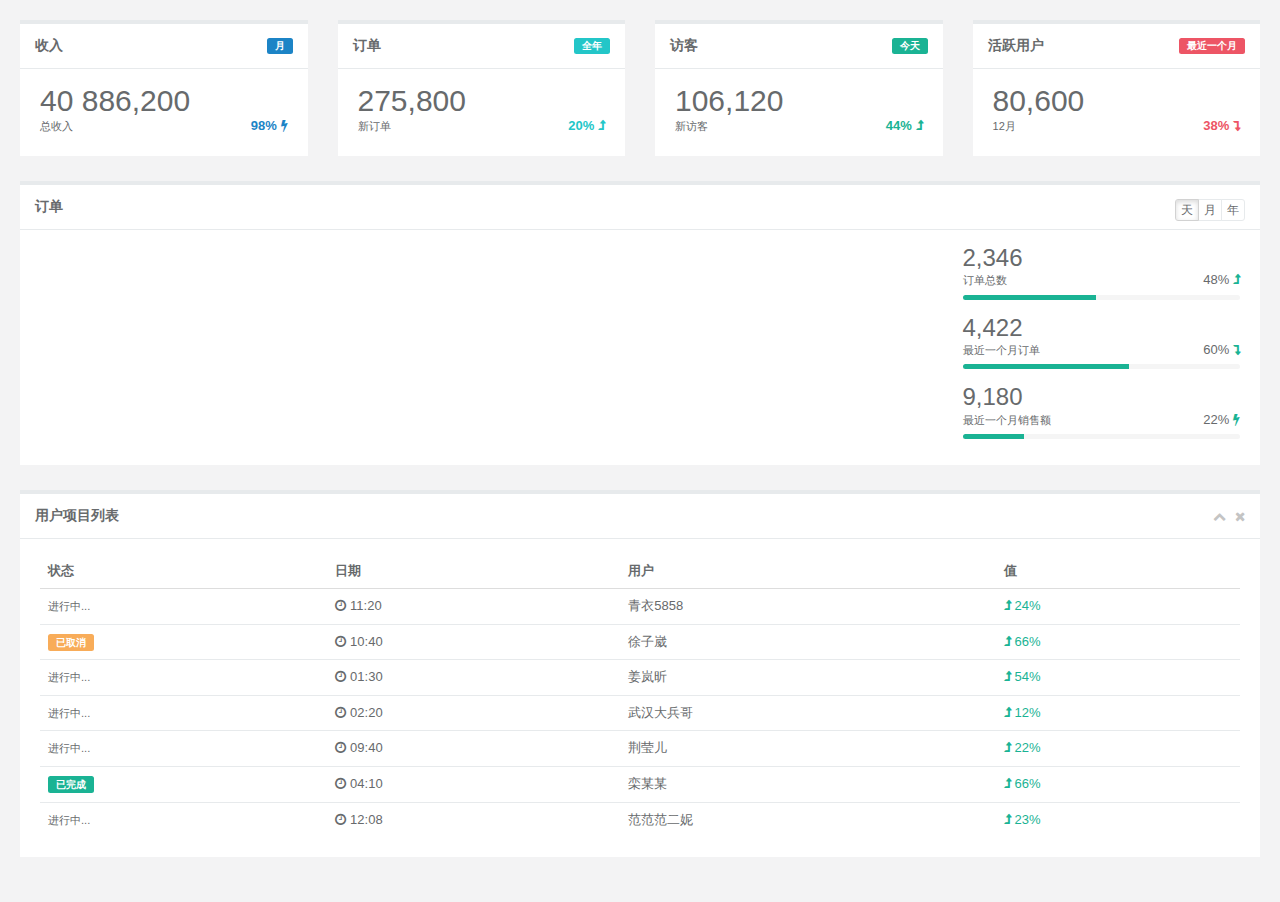
<file: peiqi-admin/src/main/resources/templates/main_v1.html>
<!DOCTYPE html>
<html lang="zh" xmlns:th="http://www.thymeleaf.org">
<head>
    <meta charset="utf-8">
    <meta name="viewport" content="width=device-width, initial-scale=1.0">
    <title>统计</title>
    <link rel="shortcut icon" href="favicon.ico">
    <link href="../static/css/bootstrap.min.css" th:href="@{/css/bootstrap.min.css}" rel="stylesheet"/>
    <link href="../static/css/font-awesome.min.css" th:href="@{/css/font-awesome.min.css}" rel="stylesheet"/>
    <link href="../static/css/main/animate.min.css" th:href="@{/css/main/animate.min.css}" rel="stylesheet"/>
    <link href="../static/css/main/style.min862f.css" th:href="@{/css/main/style.min862f.css}" rel="stylesheet"/>
</head>

<body class="gray-bg">
    <div class="wrapper wrapper-content">

        <div class="row">
            <div class="col-sm-3">
                <div class="ibox float-e-margins">
                    <div class="ibox-title">
                        <span class="label label-success pull-right">月</span>
                        <h5>收入</h5>
                    </div>
                    <div class="ibox-content">
                        <h1 class="no-margins">40 886,200</h1>
                        <div class="stat-percent font-bold text-success">98% <i class="fa fa-bolt"></i>
                        </div>
                        <small>总收入</small>
                    </div>
                </div>
            </div>
            <div class="col-sm-3">
                <div class="ibox float-e-margins">
                    <div class="ibox-title">
                        <span class="label label-info pull-right">全年</span>
                        <h5>订单</h5>
                    </div>
                    <div class="ibox-content">
                        <h1 class="no-margins">275,800</h1>
                        <div class="stat-percent font-bold text-info">20% <i class="fa fa-level-up"></i>
                        </div>
                        <small>新订单</small>
                    </div>
                </div>
            </div>
            <div class="col-sm-3">
                <div class="ibox float-e-margins">
                    <div class="ibox-title">
                        <span class="label label-primary pull-right">今天</span>
                        <h5>访客</h5>
                    </div>
                    <div class="ibox-content">
                        <h1 class="no-margins">106,120</h1>
                        <div class="stat-percent font-bold text-navy">44% <i class="fa fa-level-up"></i>
                        </div>
                        <small>新访客</small>
                    </div>
                </div>
            </div>
            <div class="col-sm-3">
                <div class="ibox float-e-margins">
                    <div class="ibox-title">
                        <span class="label label-danger pull-right">最近一个月</span>
                        <h5>活跃用户</h5>
                    </div>
                    <div class="ibox-content">
                        <h1 class="no-margins">80,600</h1>
                        <div class="stat-percent font-bold text-danger">38% <i class="fa fa-level-down"></i>
                        </div>
                        <small>12月</small>
                    </div>
                </div>
            </div>
        </div>
        
        <div class="row">
            <div class="col-sm-12">
                <div class="ibox float-e-margins">
                    <div class="ibox-title">
                        <h5>订单</h5>
                        <div class="pull-right">
                            <div class="btn-group">
                                <button type="button" class="btn btn-xs btn-white active">天</button>
                                <button type="button" class="btn btn-xs btn-white">月</button>
                                <button type="button" class="btn btn-xs btn-white">年</button>
                            </div>
                        </div>
                    </div>
                    <div class="ibox-content">
                        <div class="row">
                            <div class="col-sm-9">
                                <div class="flot-chart">
                                    <div class="flot-chart-content" id="flot-dashboard-chart"></div>
                                </div>
                            </div>
                            <div class="col-sm-3">
                                <ul class="stat-list">
                                    <li>
                                        <h2 class="no-margins">2,346</h2>
                                        <small>订单总数</small>
                                        <div class="stat-percent">48% <i class="fa fa-level-up text-navy"></i>
                                        </div>
                                        <div class="progress progress-mini">
                                            <div style="width: 48%;" class="progress-bar"></div>
                                        </div>
                                    </li>
                                    <li>
                                        <h2 class="no-margins ">4,422</h2>
                                        <small>最近一个月订单</small>
                                        <div class="stat-percent">60% <i class="fa fa-level-down text-navy"></i>
                                        </div>
                                        <div class="progress progress-mini">
                                            <div style="width: 60%;" class="progress-bar"></div>
                                        </div>
                                    </li>
                                    <li>
                                        <h2 class="no-margins ">9,180</h2>
                                        <small>最近一个月销售额</small>
                                        <div class="stat-percent">22% <i class="fa fa-bolt text-navy"></i>
                                        </div>
                                        <div class="progress progress-mini">
                                            <div style="width: 22%;" class="progress-bar"></div>
                                        </div>
                                    </li>
                                 </ul>
                            </div>
                        </div>
                    </div>
                </div>
            </div>
        </div>
        
        <div class="row">
            <div class="col-sm-12">
                <div class="ibox float-e-margins">
                    <div class="ibox-title">
                        <h5>用户项目列表</h5>
                        <div class="ibox-tools">
                            <a class="collapse-link">
                                <i class="fa fa-chevron-up"></i>
                            </a>
                            <a class="close-link">
                                <i class="fa fa-times"></i>
                            </a>
                        </div>
                    </div>
                    <div class="ibox-content">
                        <table class="table table-hover no-margins">
                            <thead>
                                <tr>
                                    <th>状态</th>
                                    <th>日期</th>
                                    <th>用户</th>
                                    <th>值</th>
                                </tr>
                            </thead>
                            <tbody>
                                <tr>
                                    <td><small>进行中...</small>
                                    </td>
                                    <td><i class="fa fa-clock-o"></i> 11:20</td>
                                    <td>青衣5858</td>
                                    <td class="text-navy"> <i class="fa fa-level-up"></i> 24%</td>
                                </tr>
                                <tr>
                                    <td><span class="label label-warning">已取消</span>
                                    </td>
                                    <td><i class="fa fa-clock-o"></i> 10:40</td>
                                    <td>徐子崴</td>
                                    <td class="text-navy"> <i class="fa fa-level-up"></i> 66%</td>
                                </tr>
                                <tr>
                                    <td><small>进行中...</small>
                                    </td>
                                    <td><i class="fa fa-clock-o"></i> 01:30</td>
                                    <td>姜岚昕</td>
                                    <td class="text-navy"> <i class="fa fa-level-up"></i> 54%</td>
                                </tr>
                                <tr>
                                    <td><small>进行中...</small>
                                    </td>
                                    <td><i class="fa fa-clock-o"></i> 02:20</td>
                                    <td>武汉大兵哥</td>
                                    <td class="text-navy"> <i class="fa fa-level-up"></i> 12%</td>
                                </tr>
                                <tr>
                                    <td><small>进行中...</small>
                                    </td>
                                    <td><i class="fa fa-clock-o"></i> 09:40</td>
                                    <td>荆莹儿</td>
                                    <td class="text-navy"> <i class="fa fa-level-up"></i> 22%</td>
                                </tr>
                                <tr>
                                    <td><span class="label label-primary">已完成</span>
                                    </td>
                                    <td><i class="fa fa-clock-o"></i> 04:10</td>
                                    <td>栾某某</td>
                                    <td class="text-navy"> <i class="fa fa-level-up"></i> 66%</td>
                                </tr>
                                <tr>
                                    <td><small>进行中...</small>
                                    </td>
                                    <td><i class="fa fa-clock-o"></i> 12:08</td>
                                    <td>范范范二妮</td>
                                    <td class="text-navy"> <i class="fa fa-level-up"></i> 23%</td>
                                </tr>
                            </tbody>
                        </table>
                    </div>
                </div>
            </div>
         </div>
      </div>
    </div>
    <script th:src="@{/js/jquery.min.js}"></script>
    <script th:src="@{/js/bootstrap.min.js}"></script>
    <script th:src="@{/ajax/libs/flot/jquery.flot.js}"></script>
    
    <!-- <th:block th:include="include :: sparkline-js" /> -->
    <script type="text/javascript">
	    $(document).ready(function () {
	        var data2 = [
	            [gd(2012, 1, 1), 7], [gd(2012, 1, 2), 6], [gd(2012, 1, 3), 4], [gd(2012, 1, 4), 8],
	            [gd(2012, 1, 5), 9], [gd(2012, 1, 6), 7], [gd(2012, 1, 7), 5], [gd(2012, 1, 8), 4],
	            [gd(2012, 1, 9), 7], [gd(2012, 1, 10), 8], [gd(2012, 1, 11), 9], [gd(2012, 1, 12), 6],
	            [gd(2012, 1, 13), 4], [gd(2012, 1, 14), 5], [gd(2012, 1, 15), 11], [gd(2012, 1, 16), 8],
	            [gd(2012, 1, 17), 8], [gd(2012, 1, 18), 11], [gd(2012, 1, 19), 11], [gd(2012, 1, 20), 6],
	            [gd(2012, 1, 21), 6], [gd(2012, 1, 22), 8], [gd(2012, 1, 23), 11], [gd(2012, 1, 24), 13],
	            [gd(2012, 1, 25), 7], [gd(2012, 1, 26), 9], [gd(2012, 1, 27), 9], [gd(2012, 1, 28), 8],
	            [gd(2012, 1, 29), 5], [gd(2012, 1, 30), 8], [gd(2012, 1, 31), 25]
	        ];
	
	        var data3 = [
	            [gd(2012, 1, 1), 800], [gd(2012, 1, 2), 500], [gd(2012, 1, 3), 600], [gd(2012, 1, 4), 700],
	            [gd(2012, 1, 5), 500], [gd(2012, 1, 6), 456], [gd(2012, 1, 7), 800], [gd(2012, 1, 8), 589],
	            [gd(2012, 1, 9), 467], [gd(2012, 1, 10), 876], [gd(2012, 1, 11), 689], [gd(2012, 1, 12), 700],
	            [gd(2012, 1, 13), 500], [gd(2012, 1, 14), 600], [gd(2012, 1, 15), 700], [gd(2012, 1, 16), 786],
	            [gd(2012, 1, 17), 345], [gd(2012, 1, 18), 888], [gd(2012, 1, 19), 888], [gd(2012, 1, 20), 888],
	            [gd(2012, 1, 21), 987], [gd(2012, 1, 22), 444], [gd(2012, 1, 23), 999], [gd(2012, 1, 24), 567],
	            [gd(2012, 1, 25), 786], [gd(2012, 1, 26), 666], [gd(2012, 1, 27), 888], [gd(2012, 1, 28), 900],
	            [gd(2012, 1, 29), 178], [gd(2012, 1, 30), 555], [gd(2012, 1, 31), 993]
	        ];
	
	
	        var dataset = [
	            {
	                label: "订单数",
	                data: data3,
	                color: "#1ab394",
	                bars: {
	                    show: true,
	                    align: "center",
	                    barWidth: 24 * 60 * 60 * 600,
	                    lineWidth: 0
	                }
	
	            }, {
	                label: "付款数",
	                data: data2,
	                yaxis: 2,
	                color: "#464f88",
	                lines: {
	                    lineWidth: 1,
	                    show: true,
	                    fill: true,
	                    fillColor: {
	                        colors: [{
	                            opacity: 0.2
	                        }, {
	                            opacity: 0.2
	                        }]
	                    }
	                },
	                splines: {
	                    show: false,
	                    tension: 0.6,
	                    lineWidth: 1,
	                    fill: 0.1
	                },
	            }
	        ];
	
	
	        var options = {
	            xaxis: {
	                mode: "time",
	                tickSize: [3, "day"],
	                tickLength: 0,
	                axisLabel: "Date",
	                axisLabelUseCanvas: true,
	                axisLabelFontSizePixels: 12,
	                axisLabelFontFamily: 'Arial',
	                axisLabelPadding: 10,
	                color: "#838383"
	            },
	            yaxes: [{
	                    position: "left",
	                    max: 1070,
	                    color: "#838383",
	                    axisLabelUseCanvas: true,
	                    axisLabelFontSizePixels: 12,
	                    axisLabelFontFamily: 'Arial',
	                    axisLabelPadding: 3
	            }, {
	                    position: "right",
	                    clolor: "#838383",
	                    axisLabelUseCanvas: true,
	                    axisLabelFontSizePixels: 12,
	                    axisLabelFontFamily: ' Arial',
	                    axisLabelPadding: 67
	            }
	            ],
	            legend: {
	                noColumns: 1,
	                labelBoxBorderColor: "#000000",
	                position: "nw"
	            },
	            grid: {
	                hoverable: false,
	                borderWidth: 0,
	                color: '#838383'
	            }
	        };
	
	        function gd(year, month, day) {
	            return new Date(year, month - 1, day).getTime();
	        }
	
	        var previousPoint = null,
	            previousLabel = null;
	
	        $.plot($("#flot-dashboard-chart"), dataset, options);
	    });
    </script>
</body>
</html>
</file>
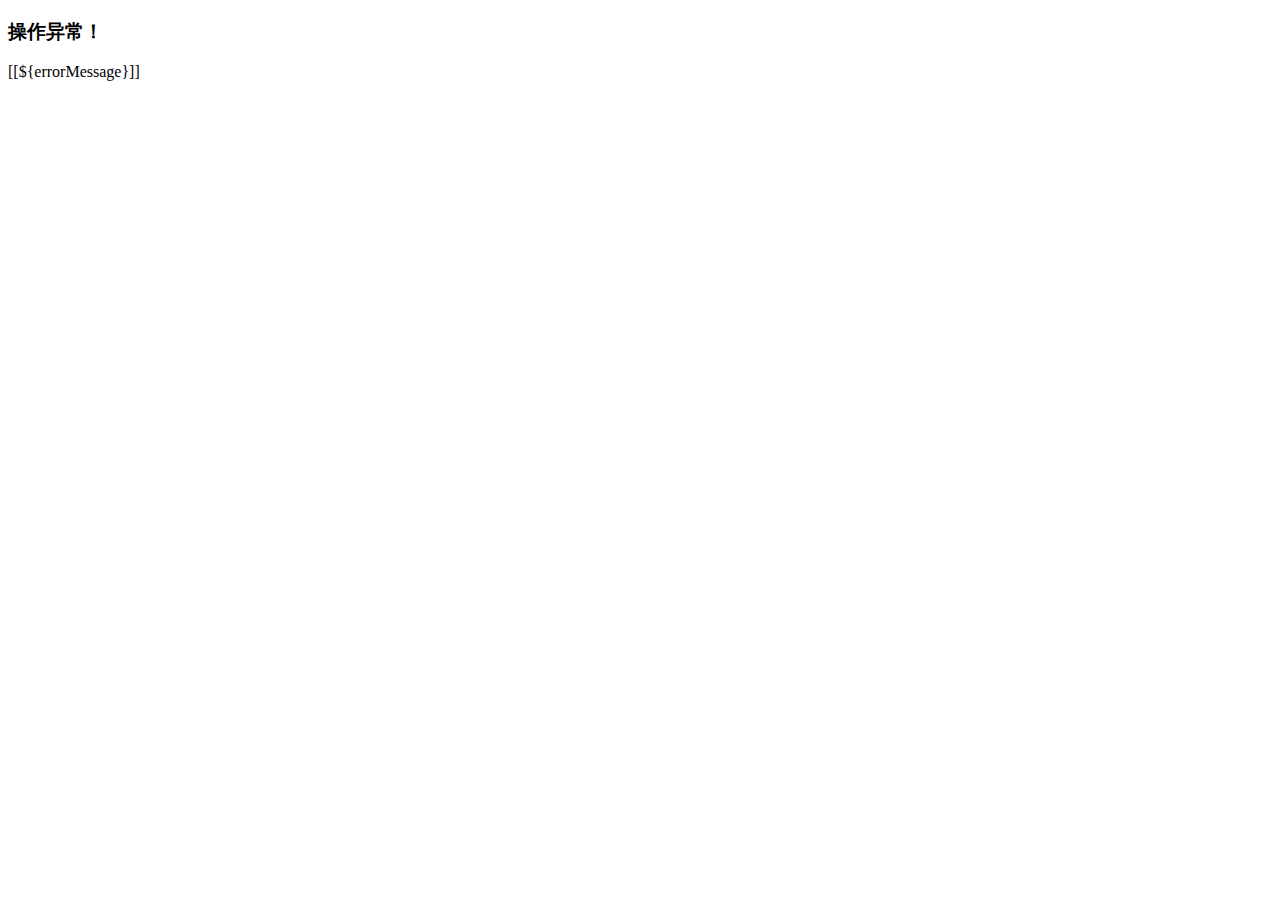
<file: peiqi-admin/target/classes/templates/error/business.html>
<!DOCTYPE html>
<html lang="zh">
<head>
    <meta charset="utf-8">
    <meta name="viewport" content="width=device-width, initial-scale=1.0">
    <title>PeiQi - 403</title>
	<link th:href="@{/css/bootstrap.min.css}" rel="stylesheet"/>
    <link th:href="@{/css/animate.css}" rel="stylesheet"/>
    <link th:href="@{/css/style.css}" rel="stylesheet"/>
</head>
<body class="gray-bg">
    <div class="middle-box text-center animated fadeInDown">
        <h3 class="font-bold">操作异常！</h3>

        <div class="error-desc">
            [[${errorMessage}]]
        </div>
    </div>
</body>
</html>
</file>
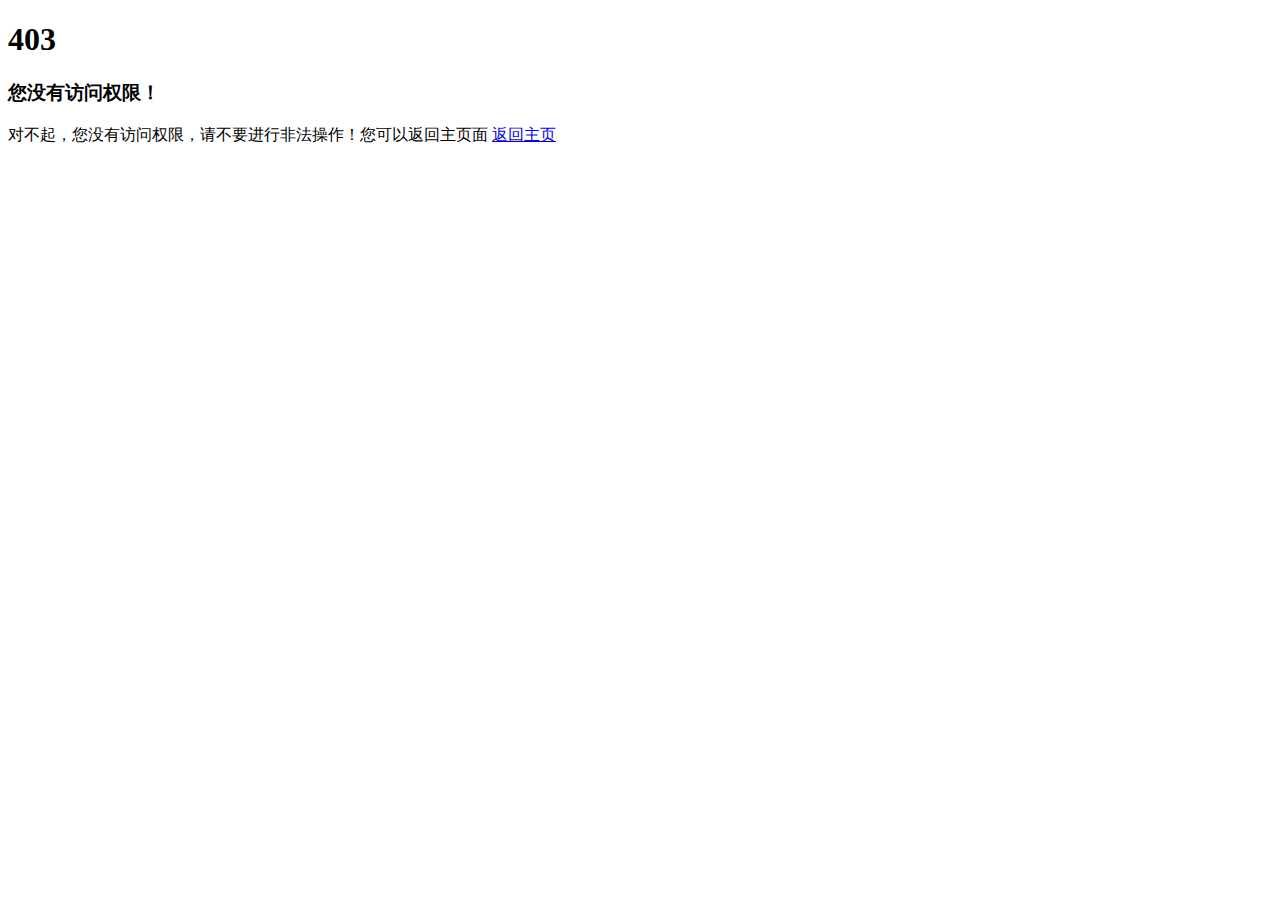
<file: peiqi-admin/target/classes/templates/error/unauth.html>
<!DOCTYPE html>
<html lang="zh">
<head>
    <meta charset="utf-8">
    <meta name="viewport" content="width=device-width, initial-scale=1.0">
    <title>PeiQi - 403</title>
	<link th:href="@{/css/bootstrap.min.css}" rel="stylesheet"/>
    <link th:href="@{/css/animate.css}" rel="stylesheet"/>
    <link th:href="@{/css/style.css}" rel="stylesheet"/>
</head>
<body class="gray-bg">
    <div class="middle-box text-center animated fadeInDown">
        <h1>403</h1>
        <h3 class="font-bold">您没有访问权限！</h3>

        <div class="error-desc">
                                对不起，您没有访问权限，请不要进行非法操作！您可以返回主页面
            <a href="javascript:index()" class="btn btn-outline btn-primary btn-xs">返回主页</a>
        </div>
    </div>
    <script th:inline="javascript">
      var ctx = [[@{/}]];
      function index() {
          window.parent.frames.location.href = ctx + "index";
      }
    </script>
</body>
</html>
</file>
